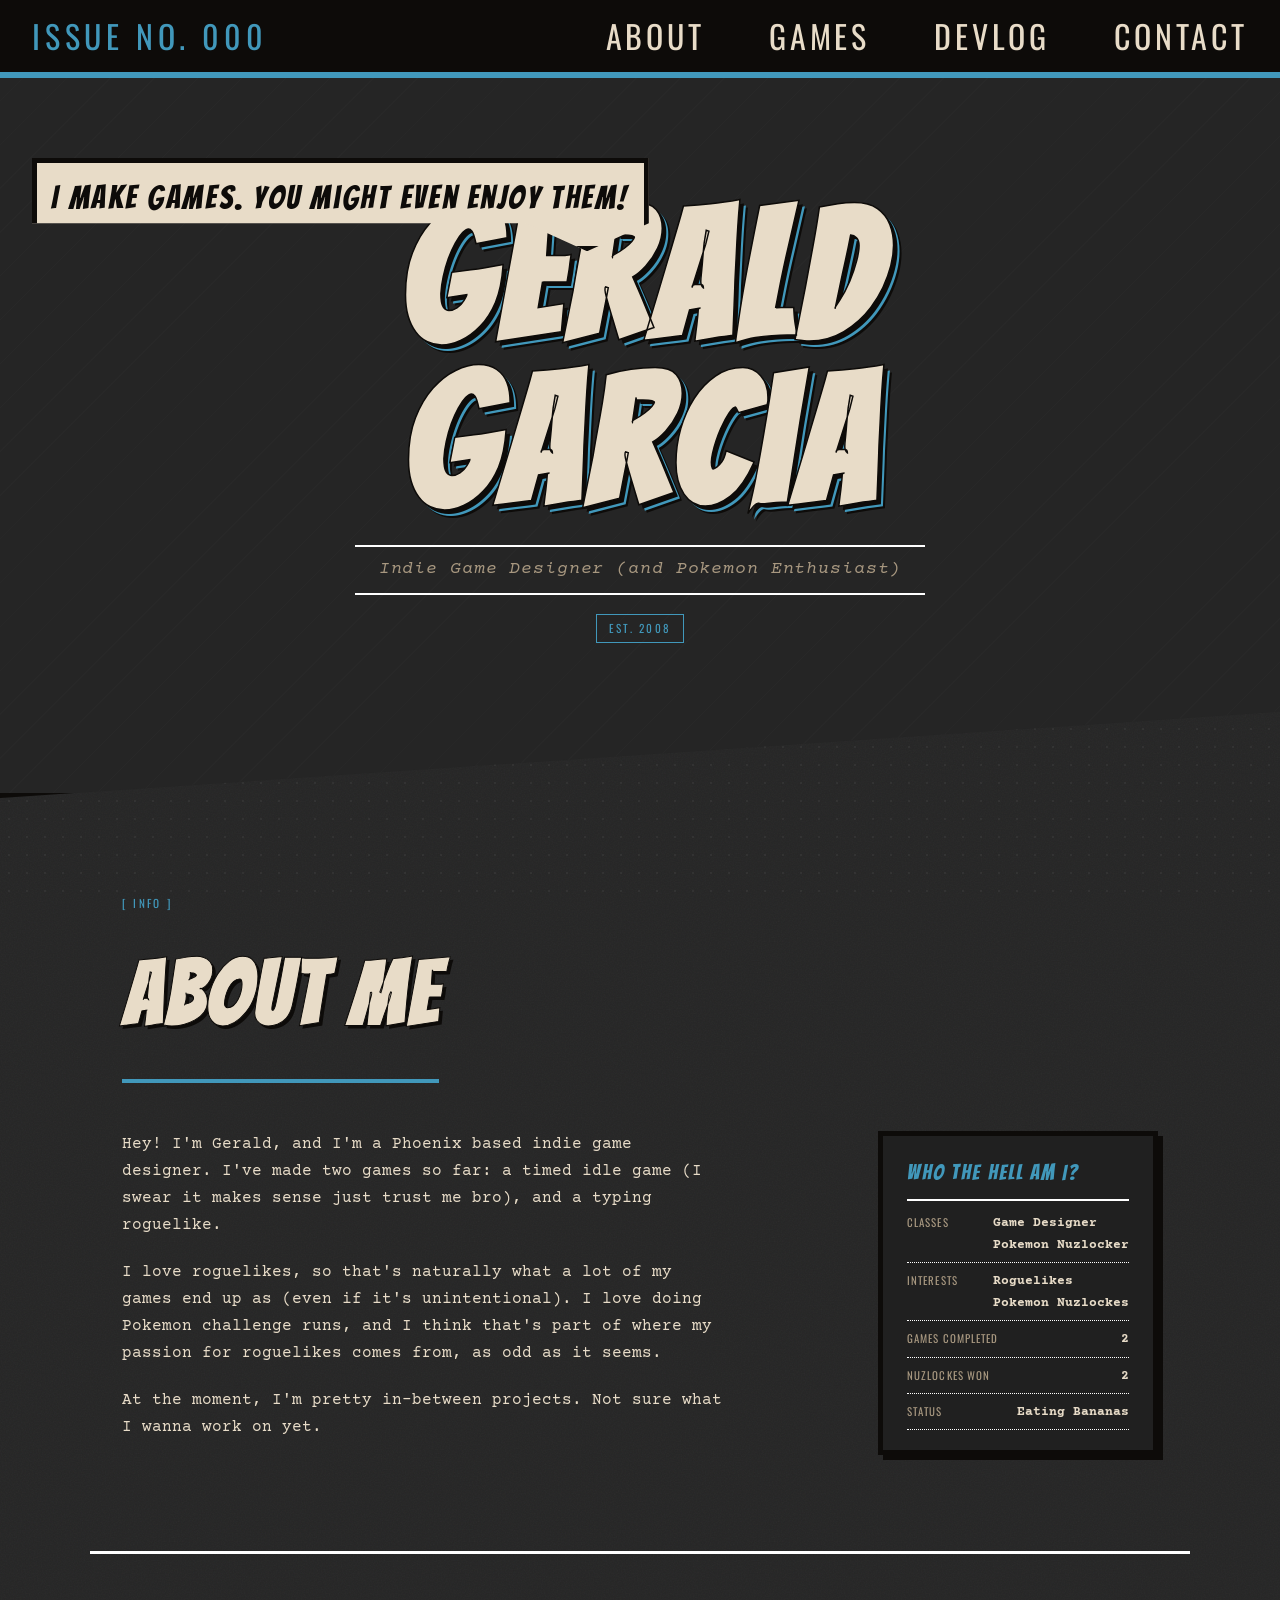
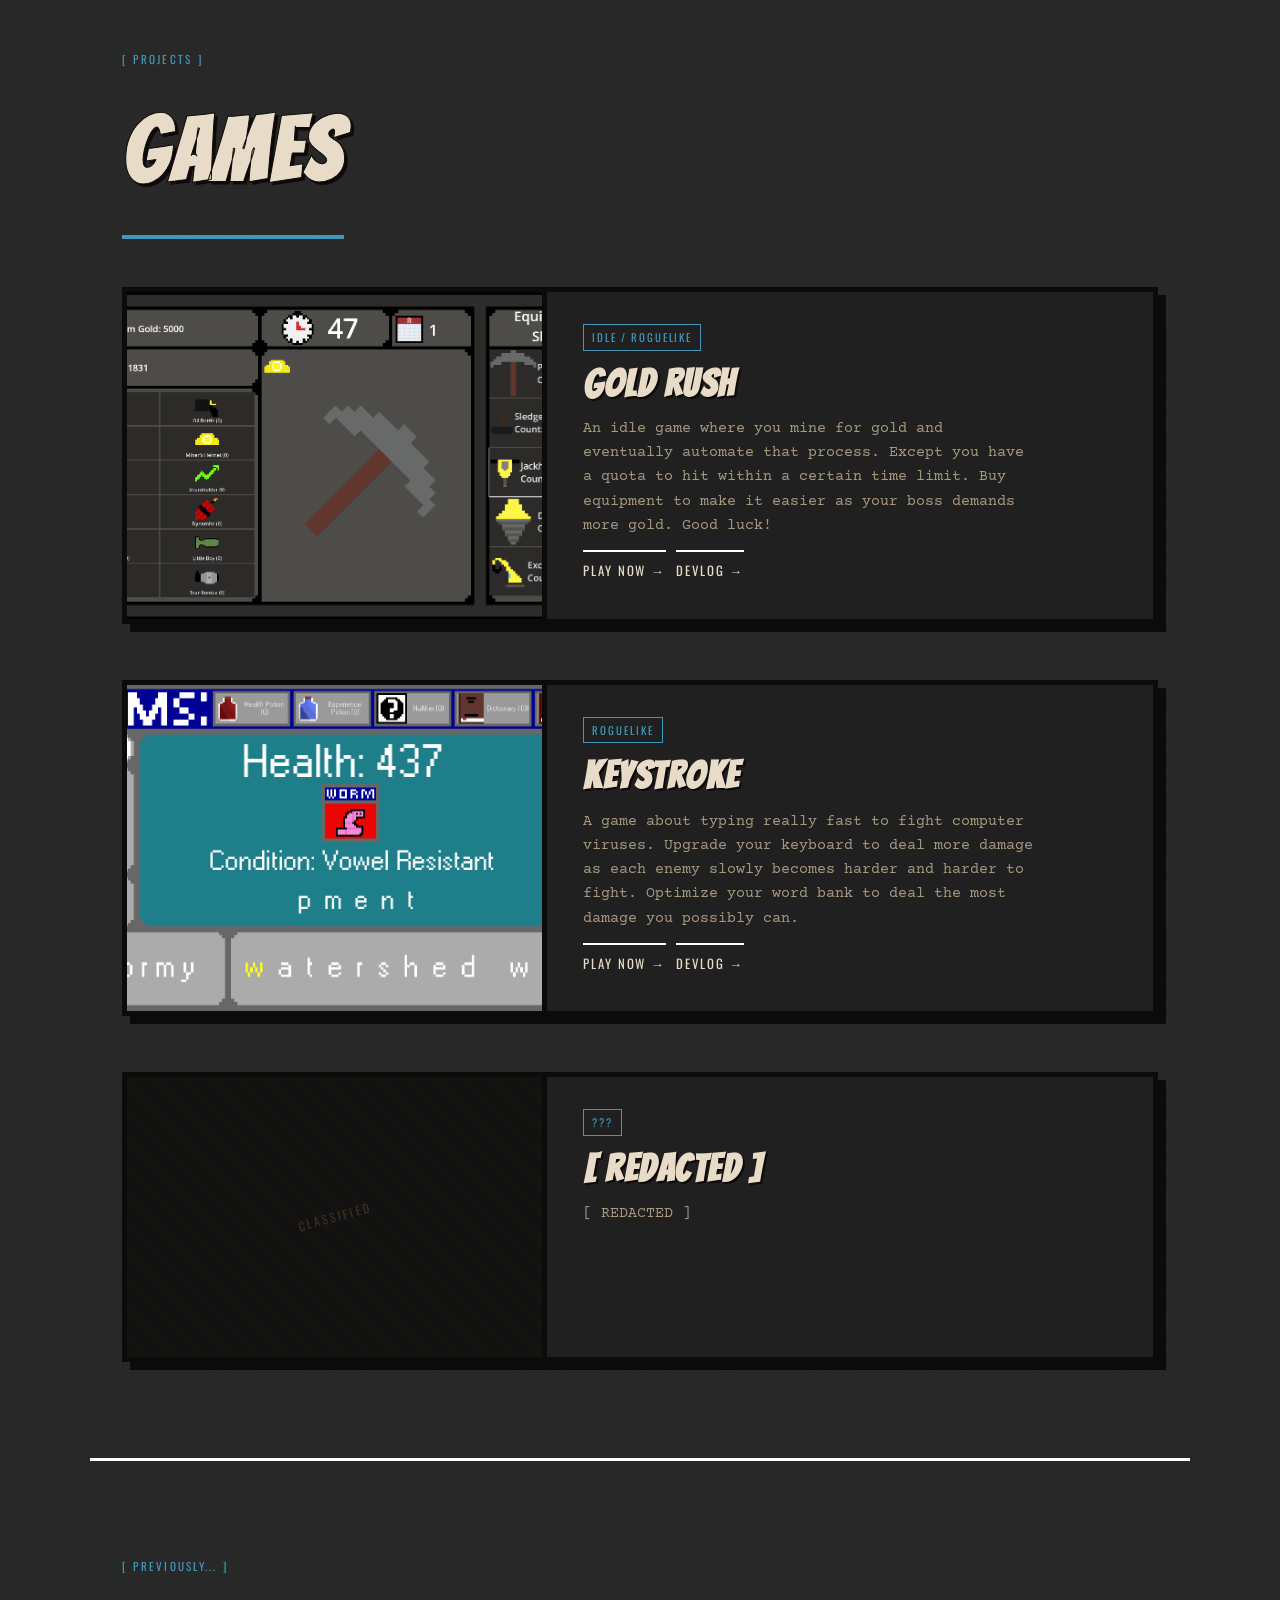
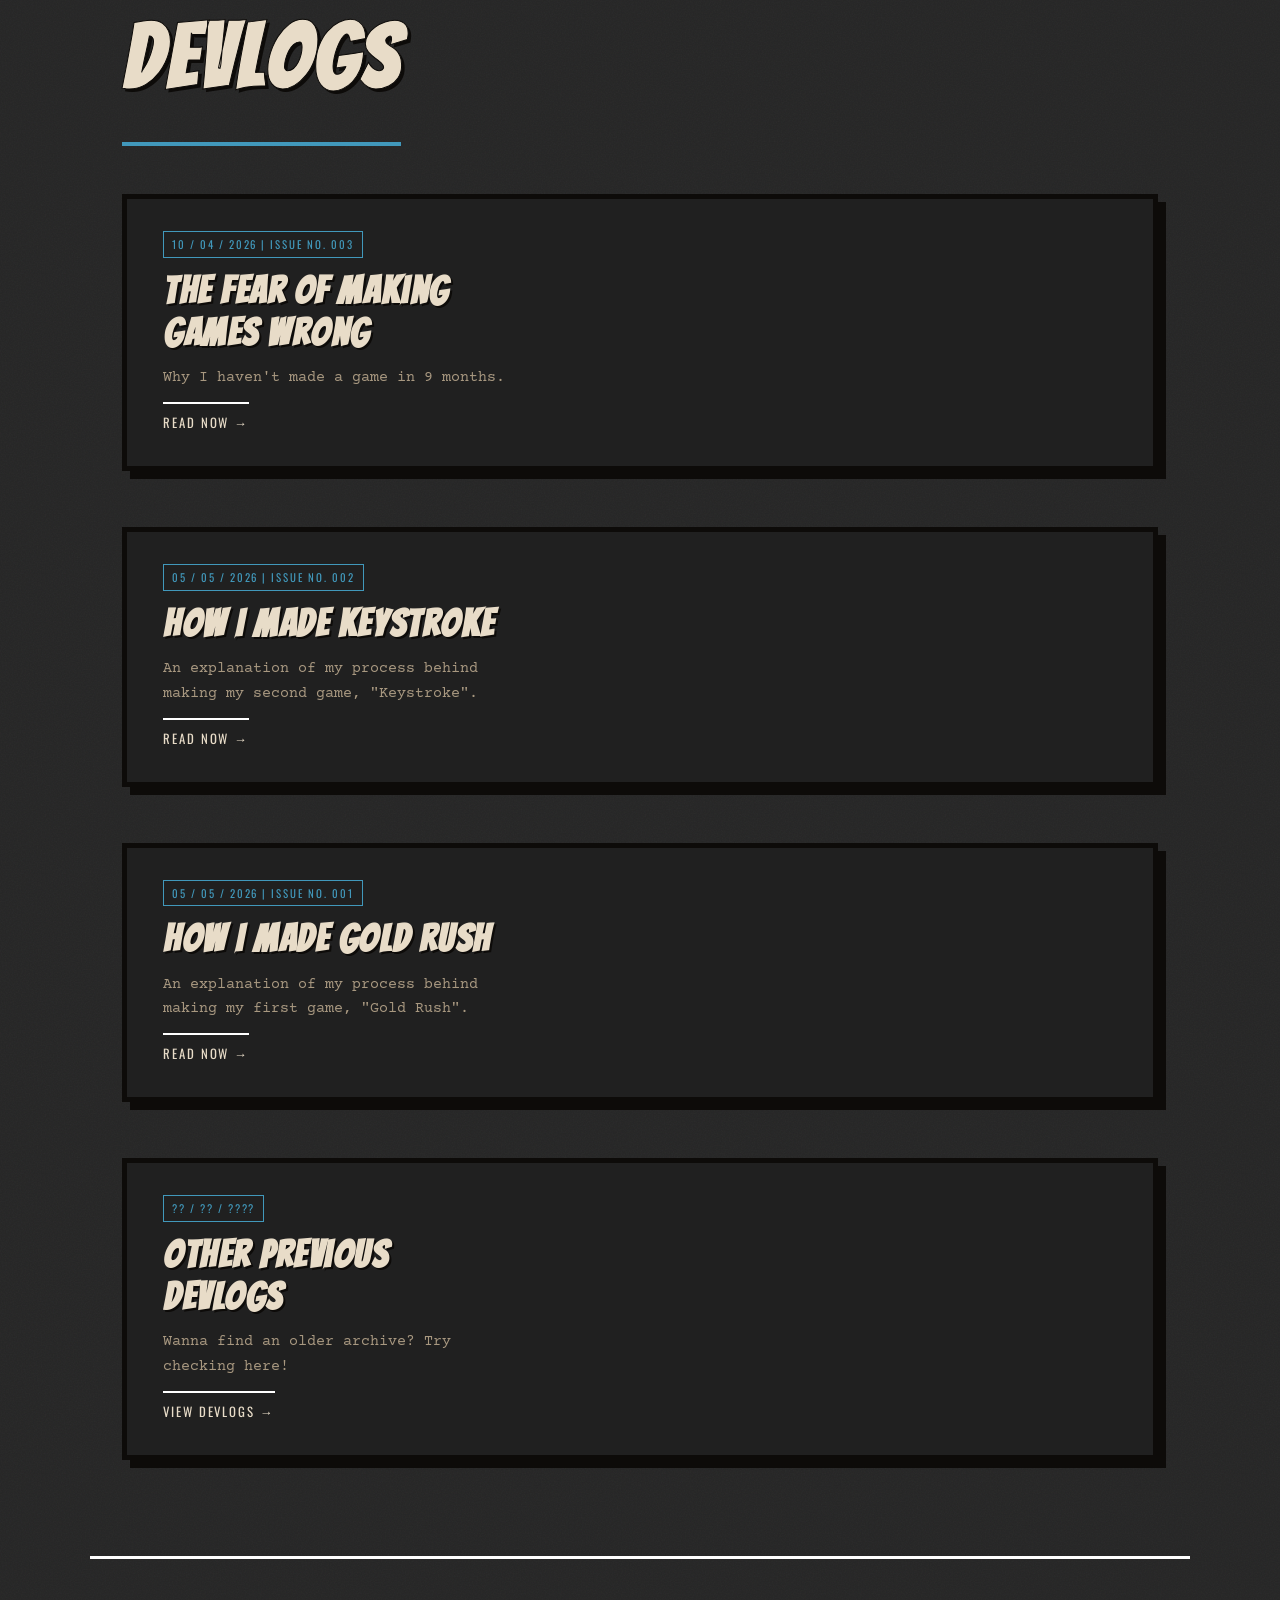
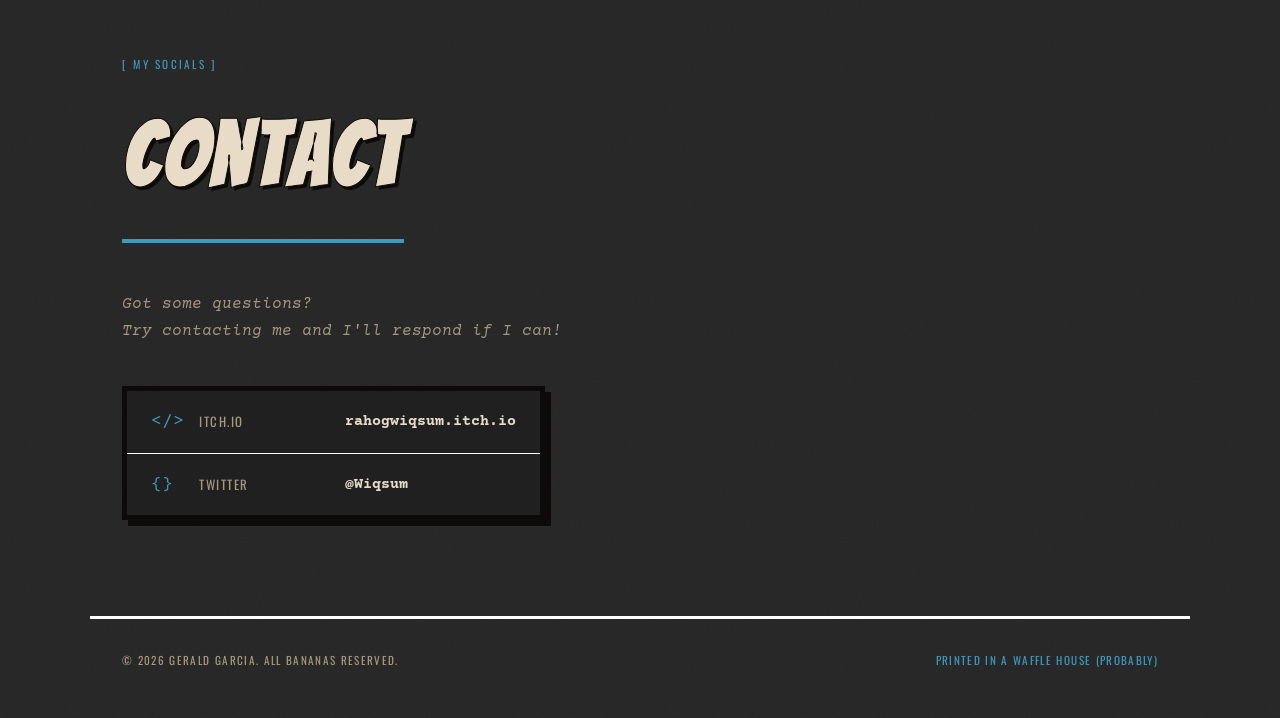
<file: index.html>
<!DOCTYPE html>
<html lang="en">
<head>
  <meta charset="UTF-8" />
  <meta name="viewport" content="width=device-width, initial-scale=1.0" />

  <title>Gerald's Game Design Portfolio</title>

  <link rel="preconnect" href="https://fonts.googleapis.com" />
  <link rel="preconnect" href="https://fonts.gstatic.com" crossorigin />
  <link href="https://fonts.googleapis.com/css2?family=Bangers&family=Courier+Prime:ital,wght@0,400;0,700;1,400&family=Oswald:wght@700&display=swap" rel="stylesheet" />

  <link rel="stylesheet" href="style.css" />
</head>
<body>

  <div class="halftone-overlay" aria-hidden="true"></div>

  <nav class="navbar">
    <!-- top bar -->
    <div class="nav-issue-tag">ISSUE NO. 000</div>
    <ul class="nav-links">
      <li><a href="#about">About</a></li>
      <li><a href="#games">Games</a></li>
      <li><a href="#devlog">Devlog</a></li>
      <li><a href="#contact">Contact</a></li>
    </ul>
  </nav>

  <!-- Speech bubble -->
  <header class="hero" id="top">
    <div class="speech-bubble" aria-hidden="true">
      <p>I make games. You might even enjoy them!</p>
    </div>

    <div class="hero-inner">
      <h1 class="hero-name">Gerald<br/>Garcia</h1>
      <p class="hero-tagline">Indie Game Designer (and Pokemon Enthusiast)</p>
      <div class="hero-badge">EST. 2008</div>
    </div>
  </header>

  <!-- About -->
  <section class="section about-section" id="about">
    <div class="section-label">[ INFO ]</div>
    <h2 class="section-title">About Me</h2>

    <div class="about-layout">
      <div class="about-text">
        <p>Hey! I'm Gerald, and I'm a Phoenix based indie game designer. I've made two games so far: a timed idle game (I swear it makes sense just trust me bro), and a typing roguelike. </p>
        <p>I love roguelikes, so that's naturally what a lot of my games end up as (even if it's unintentional). I love doing Pokemon challenge runs, and I think that's part of where my passion for roguelikes comes from, as odd as it seems.</p>
        <p>At the moment, I'm pretty in-between projects. Not sure what I wanna work on yet.</p>
      </div>

      <aside class="stat-block">
        <div class="stat-block-title">WHO THE HELL AM I?</div>
        <ul>
          <li><span class="stat-label">Classes</span><span class="stat-val">Game Designer <br> Pokemon Nuzlocker</span></li>
          <li><span class="stat-label">Interests</span><span class="stat-val">Roguelikes <br> Pokemon Nuzlockes</span></li>
          <li><span class="stat-label">Games Completed</span><span class="stat-val">2</span></li>
          <li><span class="stat-label">Nuzlockes Won</span><span class="stat-val">2</span></li>
          <li><span class="stat-label">Status</span><span class="stat-val">Eating Bananas</span></li>
        </ul>
      </aside>
    </div>
  </section>

  <!-- Games -->
  <section class="section games-section" id="games">
    <div class="section-label">[ PROJECTS ]</div>
    <h2 class="section-title">Games</h2>

    <div class="games-list">

      <!-- Gold Rush -->
      <article class="game-panel">
        <div class="game-screenshot">
          <img src="Game Screenshots/Gold Rush Screenshot.png"> <!--Delete if you don't want a screenshot-->
        </div>
        <div class="game-info">
          <div class="game-genre-tag">IDLE / ROGUELIKE</div>
          <h3 class="game-title">Gold Rush</h3>
          <p class="game-desc">An idle game where you mine for gold and eventually automate that process. Except you have a quota to hit within a certain time limit. Buy equipment to make it easier as your boss demands more gold. Good luck!</p><!-- CHANGE: desc -->
          <p><a class="game-link" href="https://rahogwiqsum.itch.io/gold-rush" target="_blank" rel="noopener">PLAY NOW →</a> <a class="game-link" href="Devlogs/Issue 001/Issue 001.html" rel="noopener">Devlog →</a></p>
        </div>
      </article>

      <!-- Keystroke -->
      <article class="game-panel">
        <div class="game-screenshot">
          <img src="Game Screenshots/Keystroke Screenshot.png">
        </div>
        <div class="game-info">
          <div class="game-genre-tag">ROGUELIKE</div>
          <h3 class="game-title">Keystroke</h3>
          <p class="game-desc">A game about typing really fast to fight computer viruses. Upgrade your keyboard to deal more damage as each enemy slowly becomes harder and harder to fight. Optimize your word bank to deal the most damage you possibly can.</p>
          <p><a class="game-link" href="https://rahogwiqsum.itch.io/keystroke" target="_blank" rel="noopener">PLAY NOW →</a> <a class="game-link" href="Devlogs/Issue 002/Issue 002.html" rel="noopener">Devlog →</a></p>
        </div>
      </article>

      <!-- GAME 3 -->
      <article class="game-panel">
        <div class="game-screenshot">
          <div class="screenshot-placeholder"><span>CLASSIFIED</span></div>
        </div>
        <div class="game-info">
          <div class="game-genre-tag">???</div>
          <h3 class="game-title">[ REDACTED ]</h3>
          <p class="game-desc">[ REDACTED ]</p>
          <a class="game-link" href="#" target="_blank" rel="noopener"></a>
        </div>
      </article>

    </div>
  </section>

  <section class="section games-section" id="devlog">
    <div class="section-label">[ Previously... ]</div>
    <h2 class="section-title">Devlogs</h2>

    <div class="games-list">

      <!-- Most recent devlog -->
      <article class="game-panel">
        <div class="game-info">
          <div class="game-genre-tag">10 / 04 / 2026 | ISSUE NO. 003</div>
          <h3 class="game-title">The Fear of Making Games Wrong</h3>
          <p class="game-desc">Why I haven't made a game in 9 months.</p>
          <a class="game-link" href="Devlogs/Issue 003/Issue 003.html" rel="noopener">Read Now →</a>
        </div>
      </article>

      <!-- 2nd most recent -->
      <article class="game-panel">
        <div class="game-info">
          <div class="game-genre-tag">05 / 05 / 2026 | ISSUE NO. 002</div>
          <h3 class="game-title">How I Made Keystroke</h3>
          <p class="game-desc">An explanation of my process behind making my second game, "Keystroke".</p>
          <a class="game-link" href="Devlogs/Issue 002/Issue 002.html" rel="noopener">Read Now →</a>
        </div>
      </article>

      <!-- 3rd most recent -->
      <article class="game-panel">
        <div class="game-info">
          <div class="game-genre-tag">05 / 05 / 2026 | ISSUE NO. 001</div>
          <h3 class="game-title">How I Made Gold Rush</h3>
          <p class="game-desc">An explanation of my process behind making my first game, "Gold Rush".</p>
          <a class="game-link" href="Devlogs/Issue 001/Issue 001.html" rel="noopener">Read Now →</a>
        </div>
      </article>

      <!--Archive of all devlogs-->
      <article class="game-panel">
        <div class="game-info">
          <div class="game-genre-tag">?? / ?? / ????</div>
          <h3 class="game-title">Other Previous Devlogs</h3>
          <p class="game-desc">Wanna find an older archive? Try checking here!</p>
          <a class="game-link" href="devlogs.html" rel="noopener">VIEW DEVLOGS →</a>
        </div>
      </article>

    </div>
  </section>

  <!-- Contact -->
  <section class="section contact-section" id="contact">
    <div class="section-label">[ MY SOCIALS ]</div>
    <h2 class="section-title">Contact</h2>
    <p class="contact-intro">Got some questions?<br/>Try contacting me and I'll respond if I can!</p>

    <div class="contact-links">
      <a class="contact-item" href="https://rahogwiqsum.itch.io/" target="_blank" rel="noopener">
        <span class="contact-icon">&lt;/&gt;</span>
        <span class="contact-platform">itch.io</span>
        <span class="contact-handle">rahogwiqsum.itch.io</span>
      </a>
      <a class="contact-item" href="https://x.com/@Wiqsum" target="_blank" rel="noopener">
        <span class="contact-icon">{}</span>
        <span class="contact-platform">Twitter</span>
        <span class="contact-handle">@Wiqsum</span>
      </a>
    </div>
  </section>

  <footer class="site-footer">
    <span>© <span id="year"></span> Gerald Garcia. All Bananas Reserved.</span>
    <span class="footer-tag">PRINTED IN A WAFFLE HOUSE (Probably)</span>
  </footer>

  <script>
    // Copyright year
    document.getElementById('year').textContent = new Date().getFullYear();
  </script>

</body>
</html>
</file>
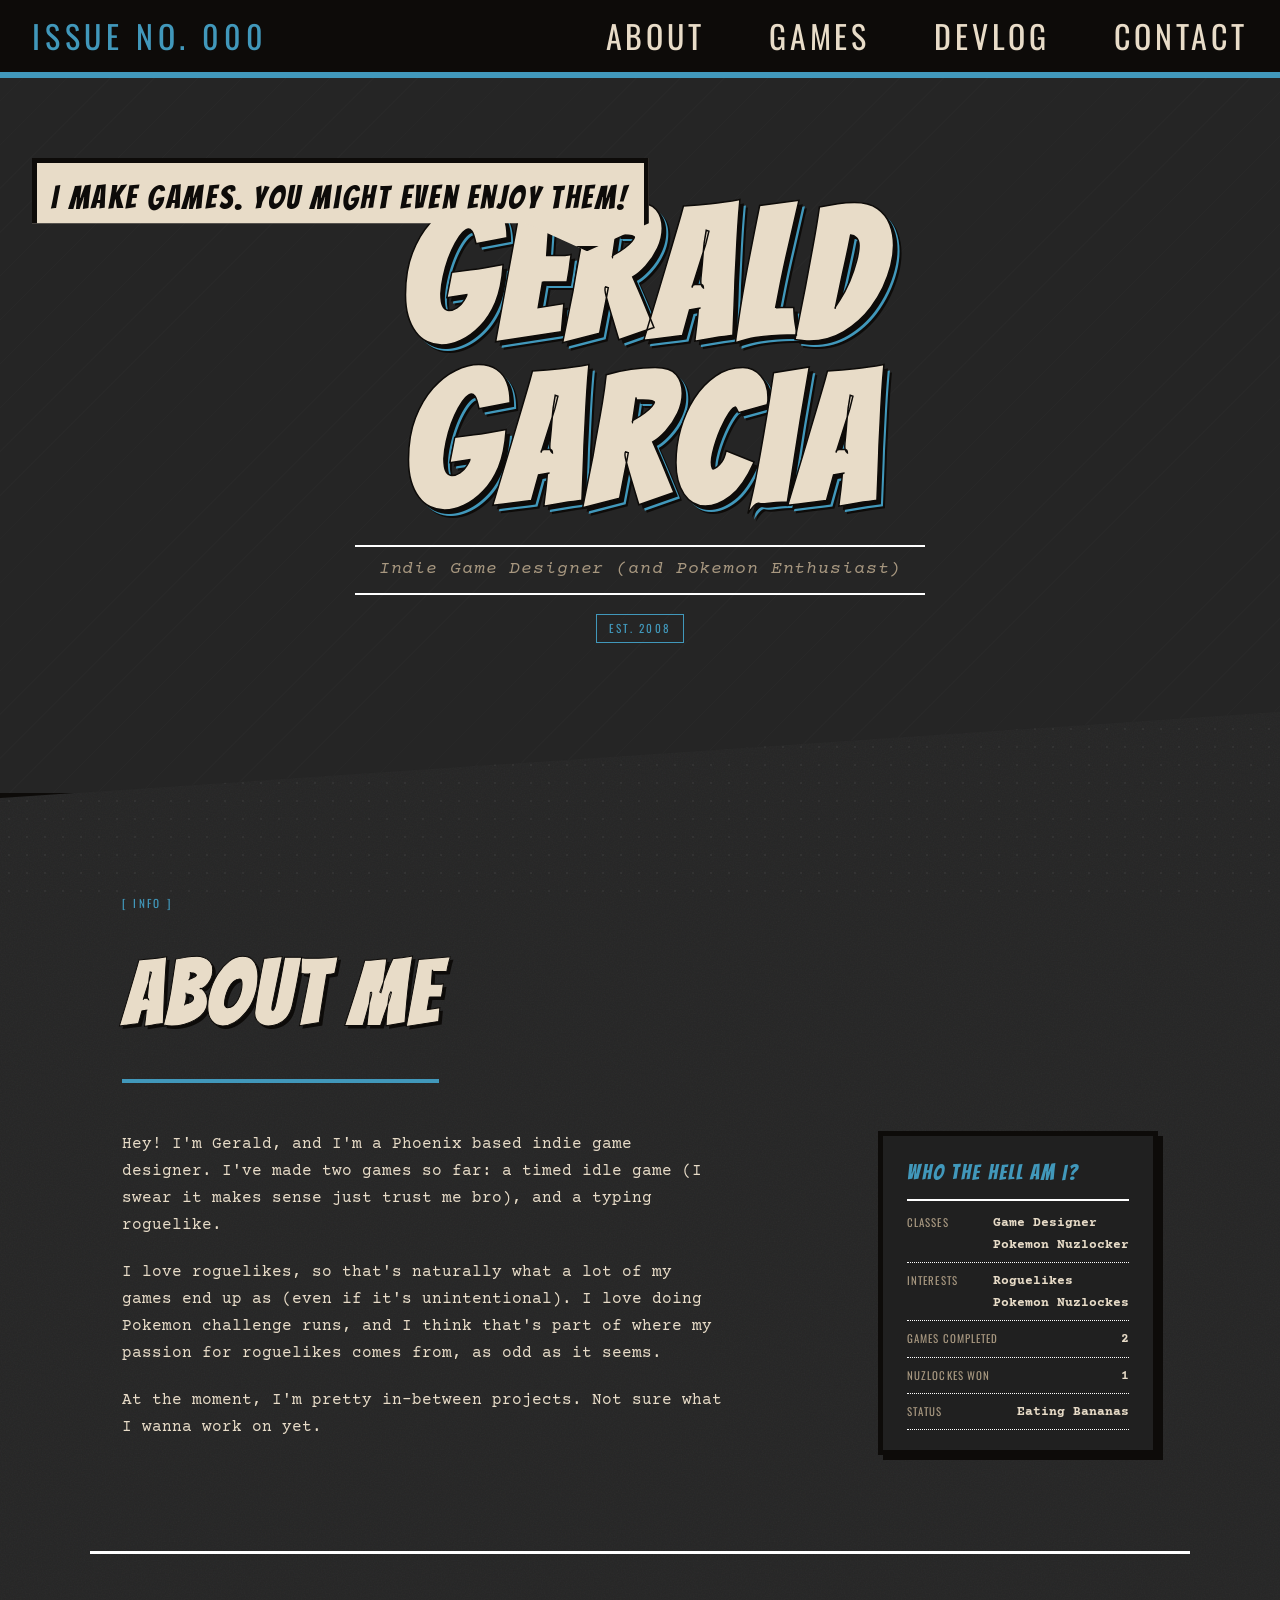
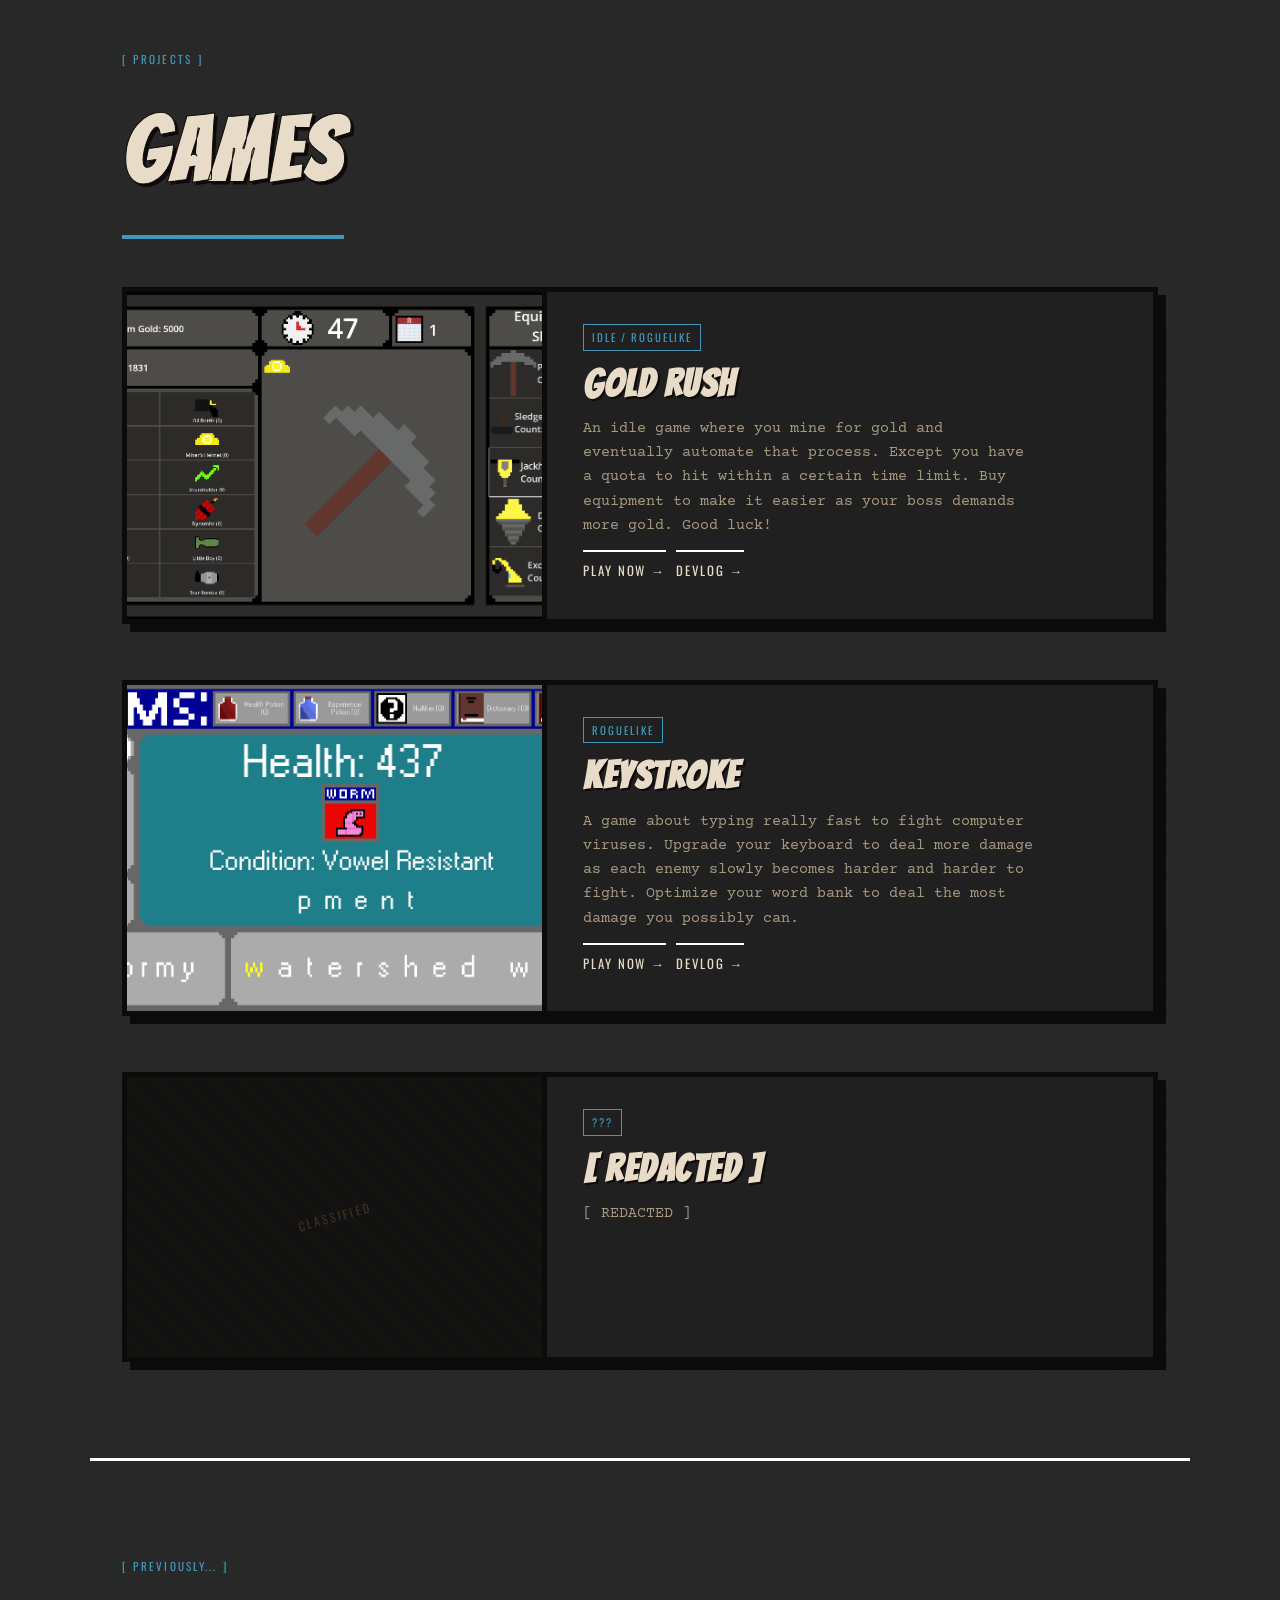
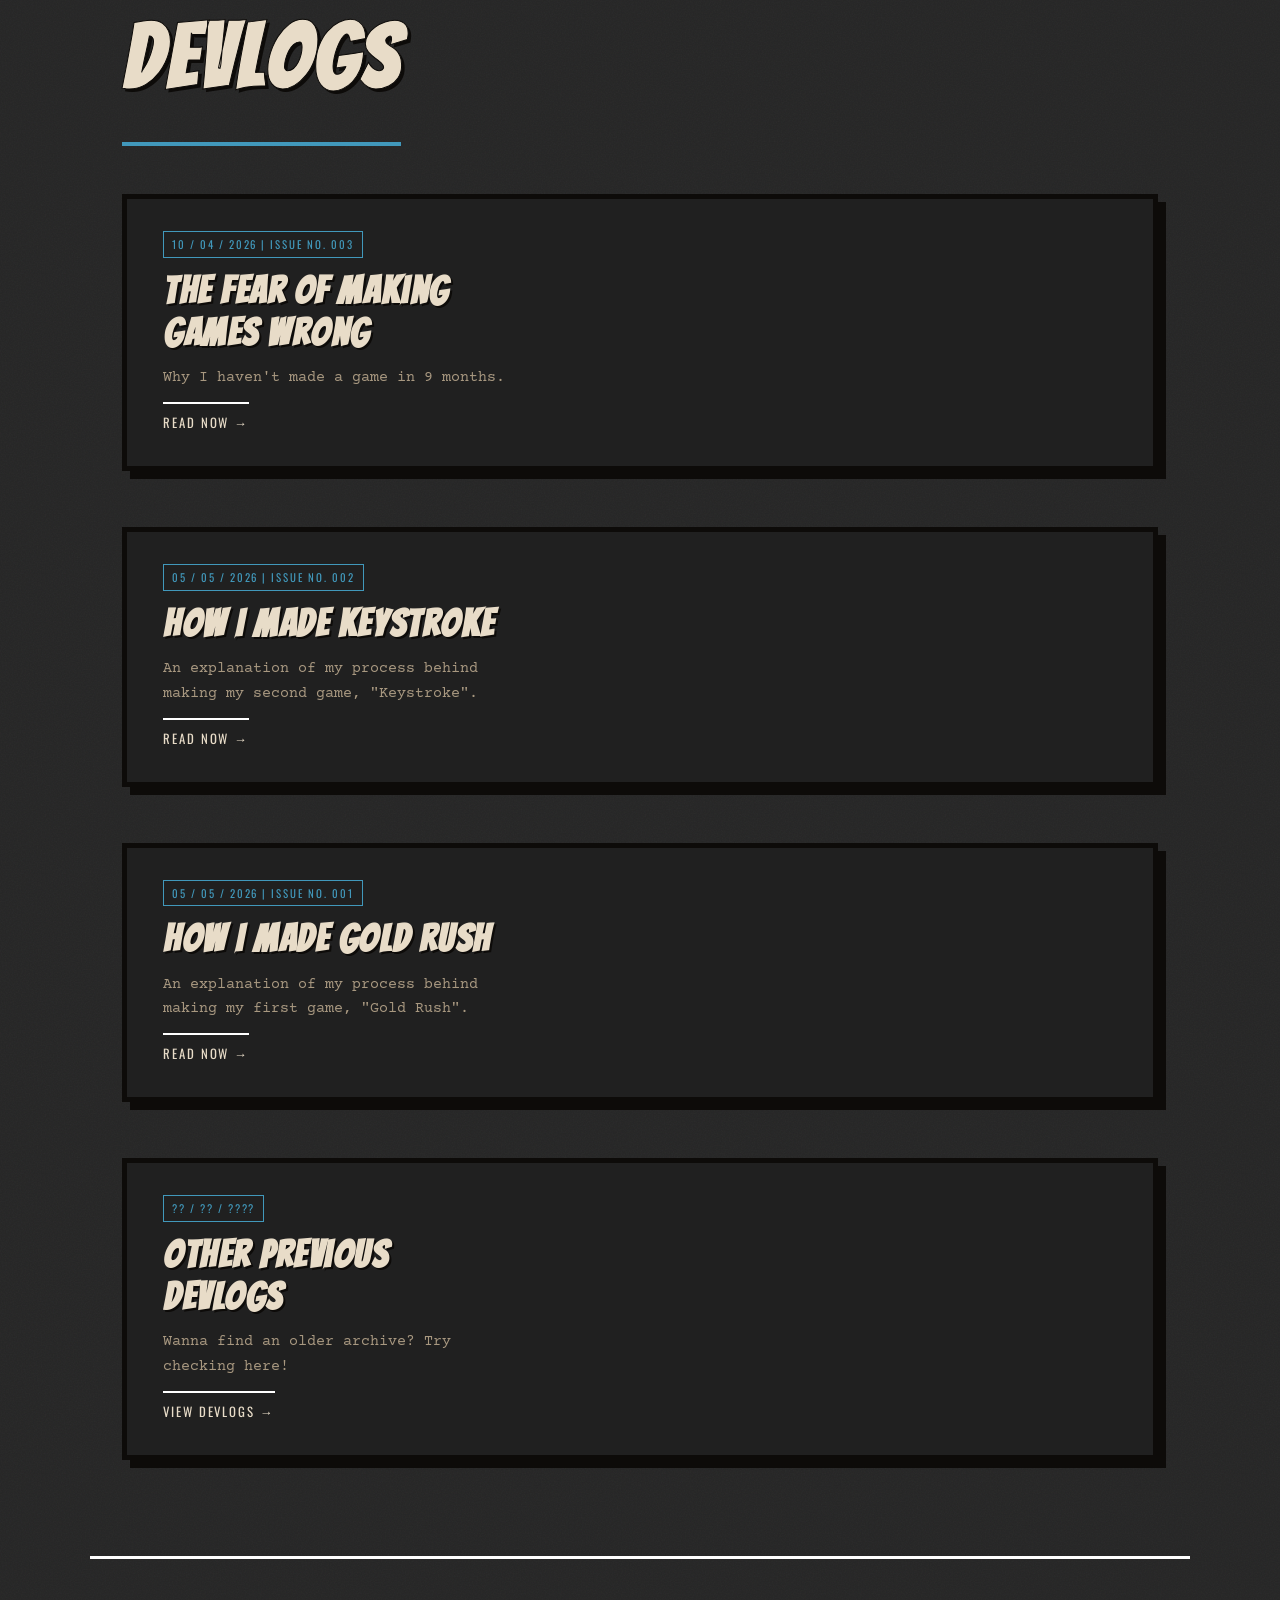
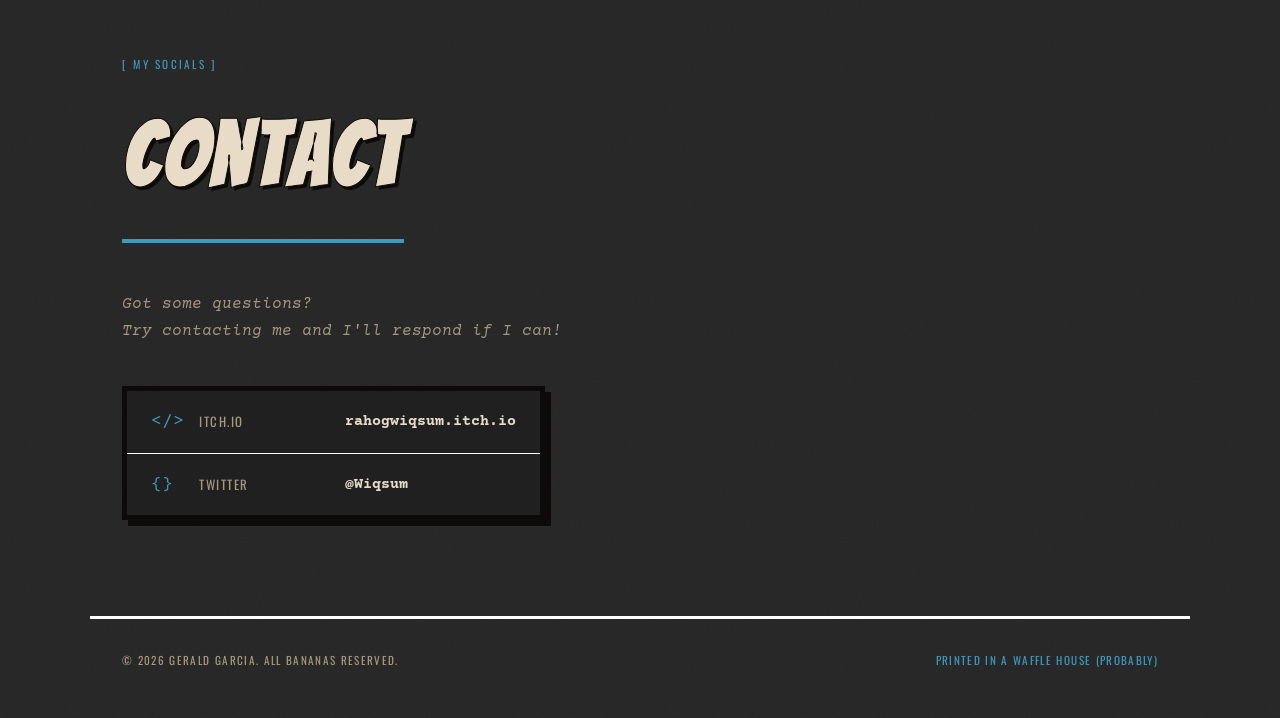
<file: Game Dev Site/index.html>
<!DOCTYPE html>
<html lang="en">
<head>
  <meta charset="UTF-8" />
  <meta name="viewport" content="width=device-width, initial-scale=1.0" />

  <title>Gerald's Game Design Portfolio</title>

  <link rel="preconnect" href="https://fonts.googleapis.com" />
  <link rel="preconnect" href="https://fonts.gstatic.com" crossorigin />
  <link href="https://fonts.googleapis.com/css2?family=Bangers&family=Courier+Prime:ital,wght@0,400;0,700;1,400&family=Oswald:wght@700&display=swap" rel="stylesheet" />

  <link rel="stylesheet" href="style.css" />
</head>
<body>

  <div class="halftone-overlay" aria-hidden="true"></div>

  <nav class="navbar">
    <!-- top bar -->
    <div class="nav-issue-tag">ISSUE NO. 000</div>
    <ul class="nav-links">
      <li><a href="#about">About</a></li>
      <li><a href="#games">Games</a></li>
      <li><a href="#devlog">Devlog</a></li>
      <li><a href="#contact">Contact</a></li>
    </ul>
  </nav>

  <!-- Speech bubble -->
  <header class="hero" id="top">
    <div class="speech-bubble" aria-hidden="true">
      <p>I make games. You might even enjoy them!</p>
    </div>

    <div class="hero-inner">
      <h1 class="hero-name">Gerald<br/>Garcia</h1>
      <p class="hero-tagline">Indie Game Designer (and Pokemon Enthusiast)</p>
      <div class="hero-badge">EST. 2008</div>
    </div>
  </header>

  <!-- About -->
  <section class="section about-section" id="about">
    <div class="section-label">[ INFO ]</div>
    <h2 class="section-title">About Me</h2>

    <div class="about-layout">
      <div class="about-text">
        <p>Hey! I'm Gerald, and I'm a Phoenix based indie game designer. I've made two games so far: a timed idle game (I swear it makes sense just trust me bro), and a typing roguelike. </p>
        <p>I love roguelikes, so that's naturally what a lot of my games end up as (even if it's unintentional). I love doing Pokemon challenge runs, and I think that's part of where my passion for roguelikes comes from, as odd as it seems.</p>
        <p>At the moment, I'm pretty in-between projects. Not sure what I wanna work on yet.</p>
      </div>

      <aside class="stat-block">
        <div class="stat-block-title">WHO THE HELL AM I?</div>
        <ul>
          <li><span class="stat-label">Classes</span><span class="stat-val">Game Designer <br> Pokemon Nuzlocker</span></li>
          <li><span class="stat-label">Interests</span><span class="stat-val">Roguelikes <br> Pokemon Nuzlockes</span></li>
          <li><span class="stat-label">Games Completed</span><span class="stat-val">2</span></li>
          <li><span class="stat-label">Nuzlockes Won</span><span class="stat-val">1</span></li>
          <li><span class="stat-label">Status</span><span class="stat-val">Eating Bananas</span></li>
        </ul>
      </aside>
    </div>
  </section>

  <!-- Games -->
  <section class="section games-section" id="games">
    <div class="section-label">[ PROJECTS ]</div>
    <h2 class="section-title">Games</h2>

    <div class="games-list">

      <!-- Gold Rush -->
      <article class="game-panel">
        <div class="game-screenshot">
          <img src="Game Screenshots/Gold Rush Screenshot.png"> <!--Delete if you don't want a screenshot-->
        </div>
        <div class="game-info">
          <div class="game-genre-tag">IDLE / ROGUELIKE</div>
          <h3 class="game-title">Gold Rush</h3>
          <p class="game-desc">An idle game where you mine for gold and eventually automate that process. Except you have a quota to hit within a certain time limit. Buy equipment to make it easier as your boss demands more gold. Good luck!</p><!-- CHANGE: desc -->
          <p><a class="game-link" href="https://rahogwiqsum.itch.io/gold-rush" target="_blank" rel="noopener">PLAY NOW →</a> <a class="game-link" href="Devlogs/Issue 001/Issue 001.html" rel="noopener">Devlog →</a></p>
        </div>
      </article>

      <!-- Keystroke -->
      <article class="game-panel">
        <div class="game-screenshot">
          <img src="Game Screenshots/Keystroke Screenshot.png">
        </div>
        <div class="game-info">
          <div class="game-genre-tag">ROGUELIKE</div>
          <h3 class="game-title">Keystroke</h3>
          <p class="game-desc">A game about typing really fast to fight computer viruses. Upgrade your keyboard to deal more damage as each enemy slowly becomes harder and harder to fight. Optimize your word bank to deal the most damage you possibly can.</p>
          <p><a class="game-link" href="https://rahogwiqsum.itch.io/keystroke" target="_blank" rel="noopener">PLAY NOW →</a> <a class="game-link" href="Devlogs/Issue 002/Issue 002.html" rel="noopener">Devlog →</a></p>
        </div>
      </article>

      <!-- GAME 3 -->
      <article class="game-panel">
        <div class="game-screenshot">
          <div class="screenshot-placeholder"><span>CLASSIFIED</span></div>
        </div>
        <div class="game-info">
          <div class="game-genre-tag">???</div>
          <h3 class="game-title">[ REDACTED ]</h3>
          <p class="game-desc">[ REDACTED ]</p>
          <a class="game-link" href="#" target="_blank" rel="noopener"></a>
        </div>
      </article>

    </div>
  </section>

  <section class="section games-section" id="devlog">
    <div class="section-label">[ Previously... ]</div>
    <h2 class="section-title">Devlogs</h2>

    <div class="games-list">

      <!-- Most recent devlog -->
      <article class="game-panel">
        <div class="game-info">
          <div class="game-genre-tag">10 / 04 / 2026 | ISSUE NO. 003</div>
          <h3 class="game-title">The Fear of Making Games Wrong</h3>
          <p class="game-desc">Why I haven't made a game in 9 months.</p>
          <a class="game-link" href="Devlogs/Issue 003/Issue 003.html" rel="noopener">Read Now →</a>
        </div>
      </article>

      <!-- 2nd most recent -->
      <article class="game-panel">
        <div class="game-info">
          <div class="game-genre-tag">05 / 05 / 2026 | ISSUE NO. 002</div>
          <h3 class="game-title">How I Made Keystroke</h3>
          <p class="game-desc">An explanation of my process behind making my second game, "Keystroke".</p>
          <a class="game-link" href="Devlogs/Issue 002/Issue 002.html" rel="noopener">Read Now →</a>
        </div>
      </article>

      <!-- 3rd most recent -->
      <article class="game-panel">
        <div class="game-info">
          <div class="game-genre-tag">05 / 05 / 2026 | ISSUE NO. 001</div>
          <h3 class="game-title">How I Made Gold Rush</h3>
          <p class="game-desc">An explanation of my process behind making my first game, "Gold Rush".</p>
          <a class="game-link" href="Devlogs/Issue 001/Issue 001.html" rel="noopener">Read Now →</a>
        </div>
      </article>

      <!--Archive of all devlogs-->
      <article class="game-panel">
        <div class="game-info">
          <div class="game-genre-tag">?? / ?? / ????</div>
          <h3 class="game-title">Other Previous Devlogs</h3>
          <p class="game-desc">Wanna find an older archive? Try checking here!</p>
          <a class="game-link" href="devlogs.html" rel="noopener">VIEW DEVLOGS →</a>
        </div>
      </article>

    </div>
  </section>

  <!-- Contact -->
  <section class="section contact-section" id="contact">
    <div class="section-label">[ MY SOCIALS ]</div>
    <h2 class="section-title">Contact</h2>
    <p class="contact-intro">Got some questions?<br/>Try contacting me and I'll respond if I can!</p>

    <div class="contact-links">
      <a class="contact-item" href="https://rahogwiqsum.itch.io/" target="_blank" rel="noopener">
        <span class="contact-icon">&lt;/&gt;</span>
        <span class="contact-platform">itch.io</span>
        <span class="contact-handle">rahogwiqsum.itch.io</span>
      </a>
      <a class="contact-item" href="https://x.com/@Wiqsum" target="_blank" rel="noopener">
        <span class="contact-icon">{}</span>
        <span class="contact-platform">Twitter</span>
        <span class="contact-handle">@Wiqsum</span>
      </a>
    </div>
  </section>

  <footer class="site-footer">
    <span>© <span id="year"></span> Gerald Garcia. All Bananas Reserved.</span>
    <span class="footer-tag">PRINTED IN A WAFFLE HOUSE (Probably)</span>
  </footer>

  <script>
    // Copyright year
    document.getElementById('year').textContent = new Date().getFullYear();
  </script>

</body>
</html>
</file>
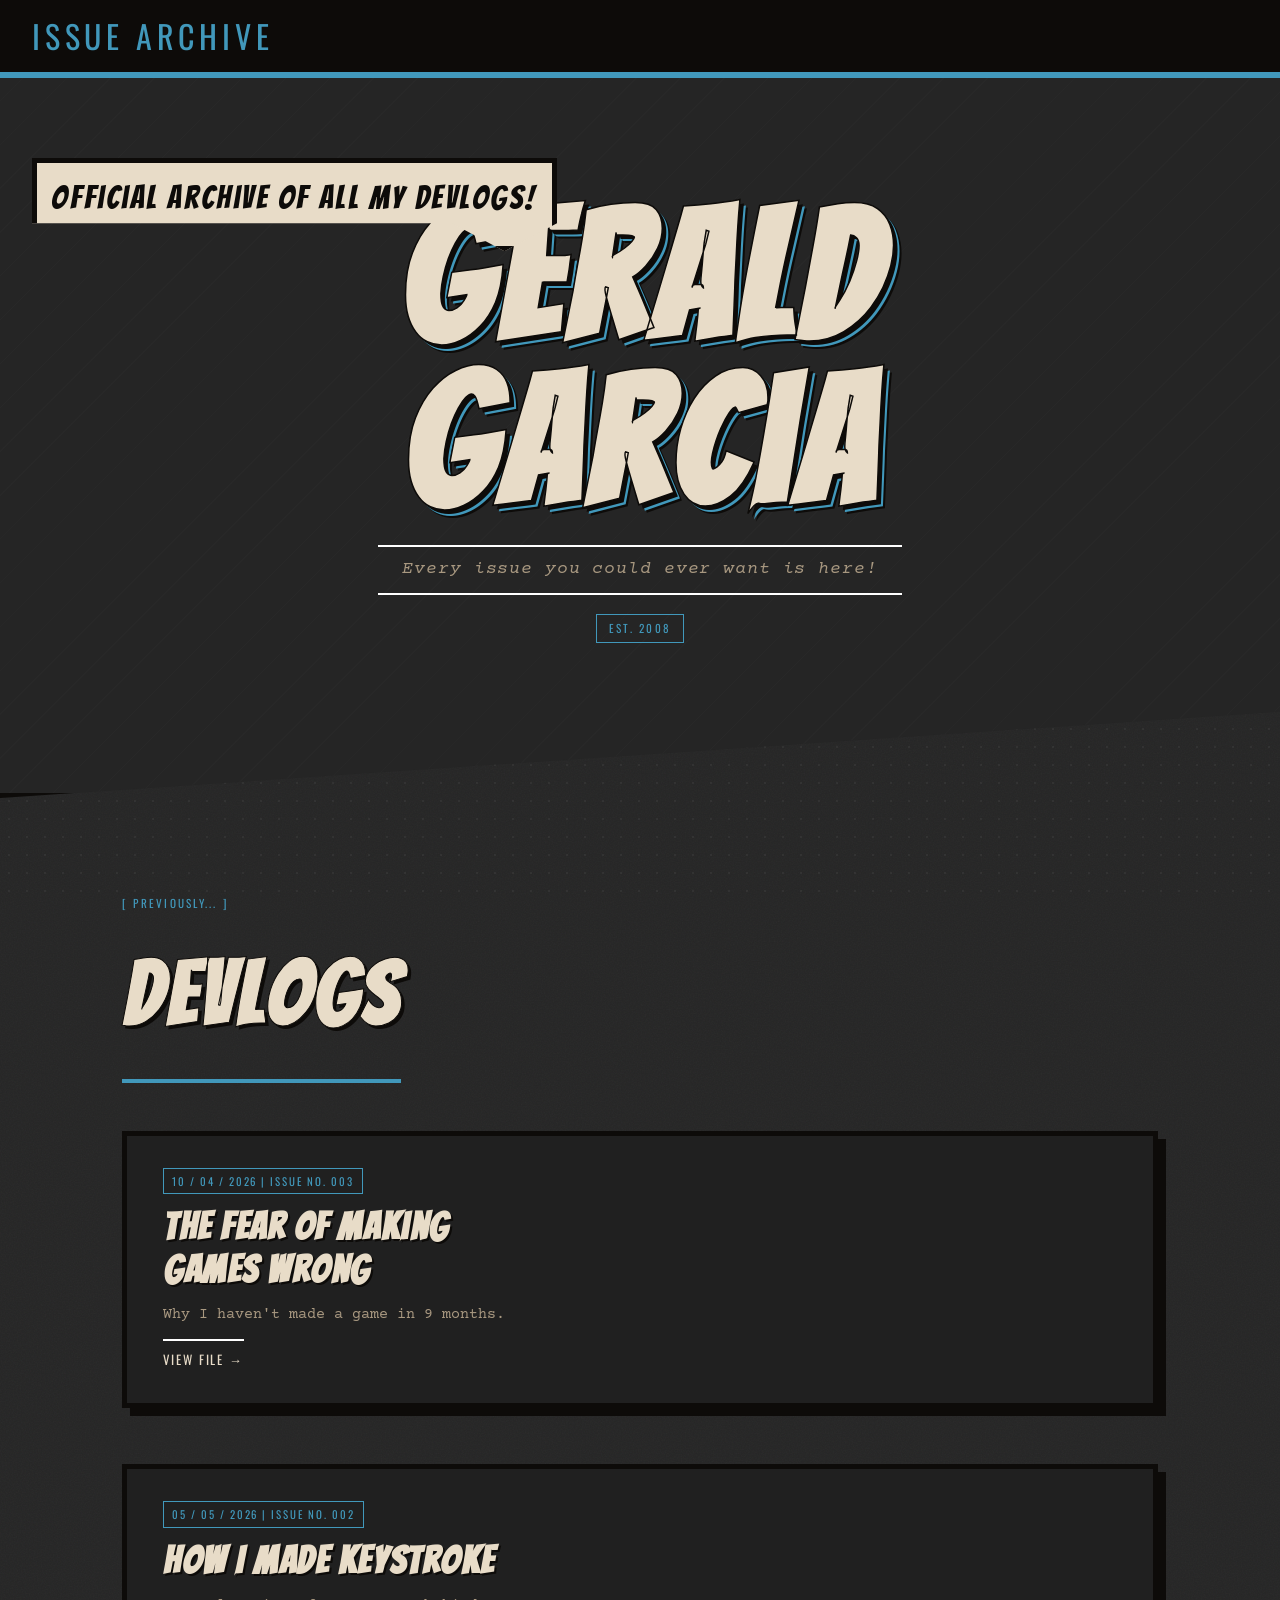
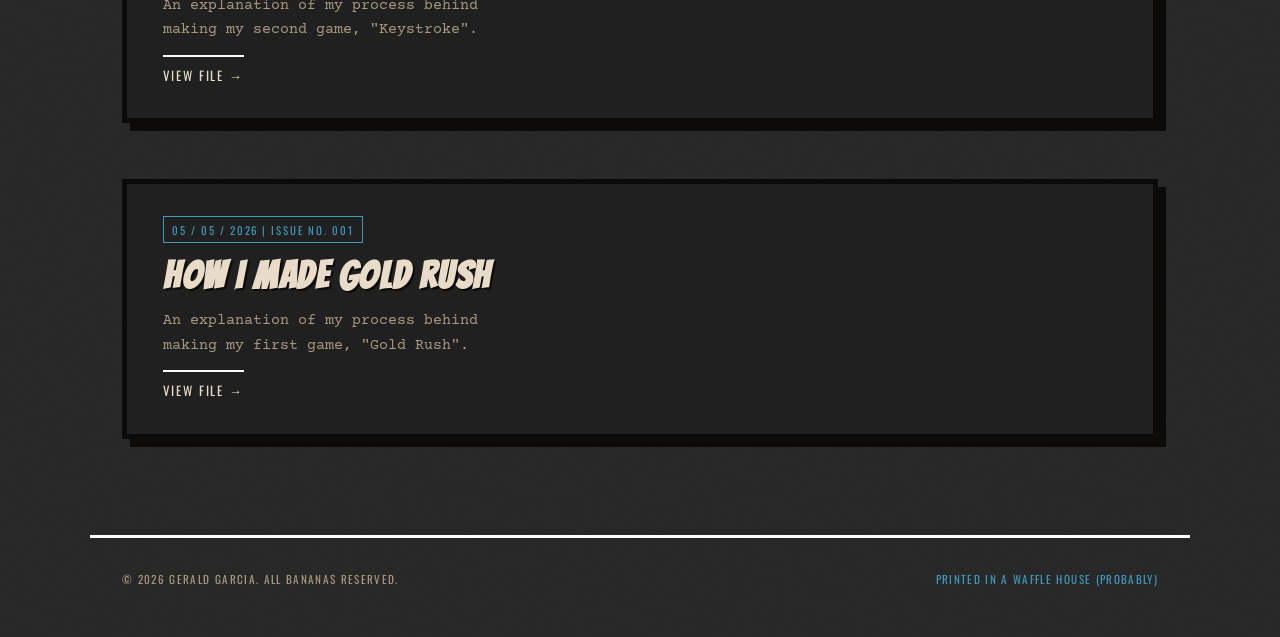
<file: devlogs.html>
<!DOCTYPE html>
<html lang="en">
<head>
  <meta charset="UTF-8" />
  <meta name="viewport" content="width=device-width, initial-scale=1.0" />

  <!-- ============================================================
    PAGE TITLE — replace "Rahog Wiqsum" with your real name when ready
  ============================================================ -->
  <title>Gerald's Game Design Portfolio</title>

  <!-- Google Fonts loaded here. If you change fonts in style.css,
       update this URL too. Use fonts.google.com to build a new URL. -->
  <link rel="preconnect" href="https://fonts.googleapis.com" />
  <link rel="preconnect" href="https://fonts.gstatic.com" crossorigin />
  <link href="https://fonts.googleapis.com/css2?family=Bangers&family=Courier+Prime:ital,wght@0,400;0,700;1,400&family=Oswald:wght@700&display=swap" rel="stylesheet" />

  <!-- ALL styles live in style.css — this is the only style reference -->
  <link rel="stylesheet" href="style.css" />
</head>
<body>

  <!-- Halftone dot texture overlay — purely decorative, ignore this -->
  <div class="halftone-overlay" aria-hidden="true"></div>

  <!-- ============================================================
    NAV — edit link text and href anchors here
  ============================================================ -->
  <nav class="navbar">
    <!-- CHANGE: decorative issue tag -->
    <div class="nav-issue-tag">ISSUE ARCHIVE</div>
    <ul class="nav-links">
    </ul>
  </nav>

  <!-- ============================================================
    HERO — edit speech bubble, name, tagline, badge here
  ============================================================ -->
  <header class="hero" id="top">
    <!-- CHANGE: punchy one-liner in the speech bubble -->
    <div class="speech-bubble" aria-hidden="true">
      <p>Official archive of all my devlogs!</p>
    </div>

    <div class="hero-inner">
      <!-- CHANGE: replace with your real name when ready -->
      <h1 class="hero-name">Gerald<br/>Garcia</h1>
      <!-- CHANGE: short tagline under name -->
      <p class="hero-tagline">Every issue you could ever want is here!</p>
      <!-- CHANGE: decorative badge text -->
      <div class="hero-badge">EST. 2008</div>
    </div>
  </header>

  <section class="section games-section" id="games">
    <div class="section-label">[ Previously... ]</div>
    <h2 class="section-title">Devlogs</h2>

    <div class="games-list">

      <!-- Most recent devlog -->
      <article class="game-panel">
        <div class="game-info">
          <div class="game-genre-tag">10 / 04 / 2026 | ISSUE NO. 003</div>
          <h3 class="game-title">The Fear of Making Games Wrong</h3>
          <p class="game-desc">Why I haven't made a game in 9 months.</p>
          <a class="game-link" href="Devlogs/Issue 003/Issue 003.html" rel="noopener">View File →</a>
        </div>
      </article>

      <!-- 2nd most recent devlog -->
      <article class="game-panel">
        <div class="game-info">
          <div class="game-genre-tag">05 / 05 / 2026 | ISSUE NO. 002</div>
          <h3 class="game-title">How I Made Keystroke</h3>
          <p class="game-desc">An explanation of my process behind making my second game, "Keystroke".</p>
          <a class="game-link" href="Devlogs/Issue 002/Issue 002.html" rel="noopener">View File →</a>
        </div>
      </article>

      <!-- 3rd most recent -->
      <article class="game-panel">
        <div class="game-info">
          <div class="game-genre-tag">05 / 05 / 2026 | ISSUE NO. 001</div><!-- CHANGE: genre -->
          <h3 class="game-title">How I Made Gold Rush</h3><!-- CHANGE: title -->
          <p class="game-desc">An explanation of my process behind making my first game, "Gold Rush".</p><!-- CHANGE: desc -->
          <a class="game-link" href="Devlogs/Issue 001/Issue 001.html" rel="noopener">View File →</a><!-- CHANGE: href -->
        </div>
      </article>

    </div>
  </section>

  <footer class="site-footer">
    <span>© <span id="year"></span> Gerald Garcia. All Bananas Reserved.</span>
    <span class="footer-tag">PRINTED IN A WAFFLE HOUSE (Probably)</span>
  </footer>

  <script>
    // Copyright year
    document.getElementById('year').textContent = new Date().getFullYear();
  </script>

</body>
</html>
</file>
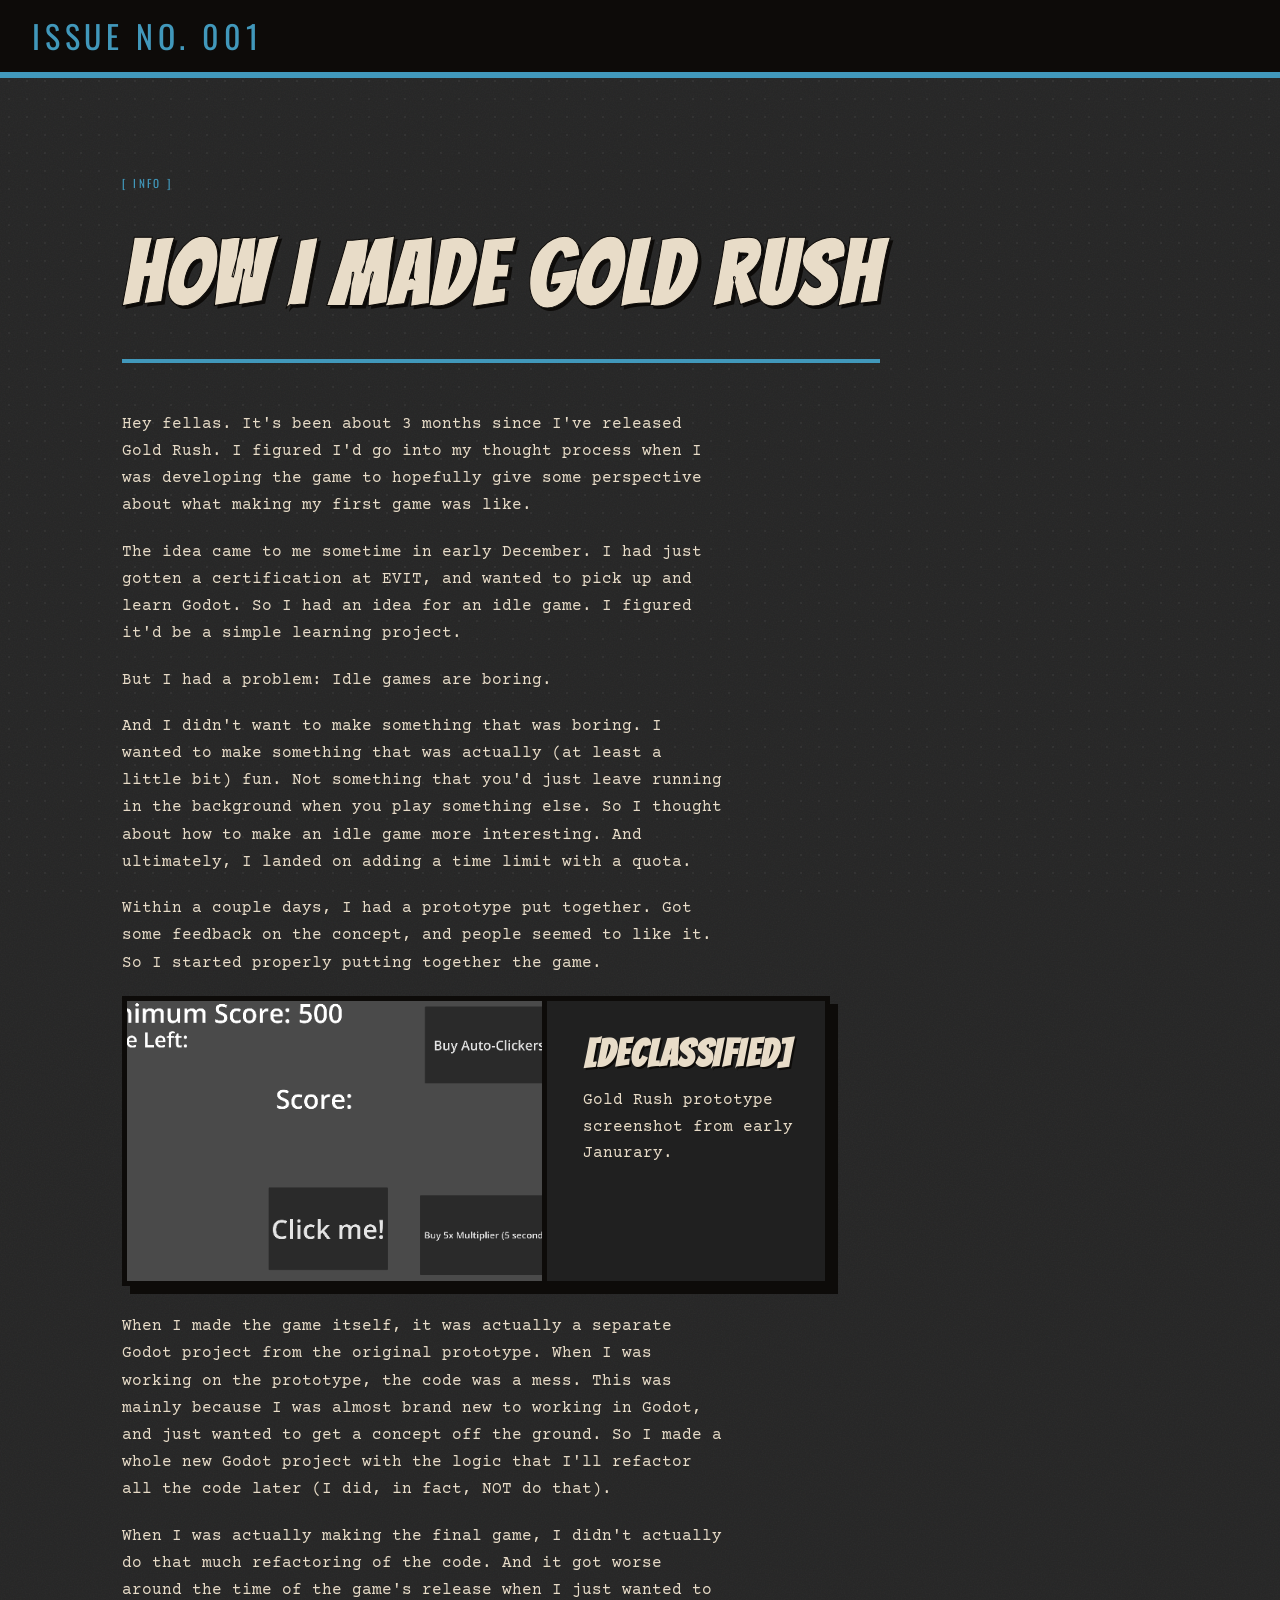
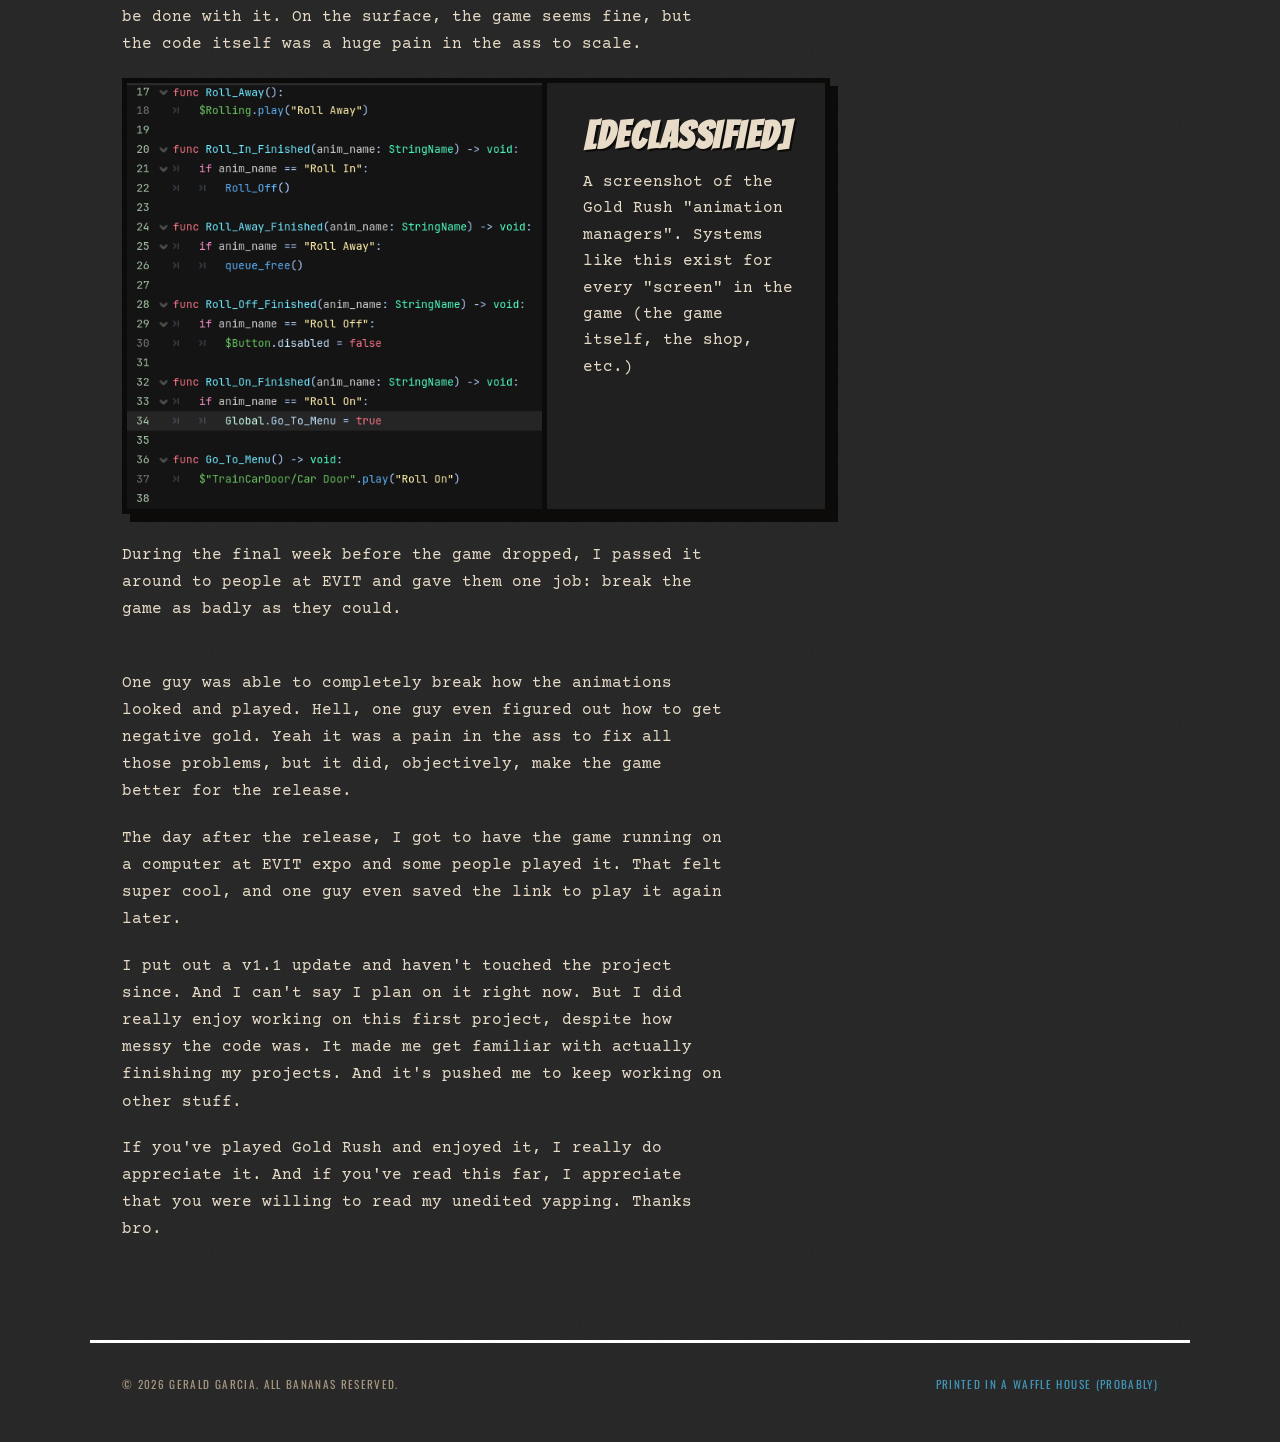
<file: Devlogs/Issue 001/Issue 001.html>
<!DOCTYPE html>
<html lang="en">
<head>
  <meta charset="UTF-8" />
  <meta name="viewport" content="width=device-width, initial-scale=1.0" />

  <!-- ============================================================
    PAGE TITLE — replace "Rahog Wiqsum" with your real name when ready
  ============================================================ -->
  <title>Gerald's Game Design Portfolio</title>

  <!-- Google Fonts loaded here. If you change fonts in style.css,
       update this URL too. Use fonts.google.com to build a new URL. -->
  <link rel="preconnect" href="https://fonts.googleapis.com" />
  <link rel="preconnect" href="https://fonts.gstatic.com" crossorigin />
  <link href="https://fonts.googleapis.com/css2?family=Bangers&family=Courier+Prime:ital,wght@0,400;0,700;1,400&family=Oswald:wght@700&display=swap" rel="stylesheet" />

  <!-- ALL styles live in style.css — this is the only style reference -->
  <link rel="stylesheet" href="../../style.css" />
</head>
<body>

  <!-- Halftone dot texture overlay — purely decorative, ignore this -->
  <div class="halftone-overlay" aria-hidden="true"></div>

  <!-- ============================================================
    NAV — edit link text and href anchors here
  ============================================================ -->
  <nav class="navbar">
    <!-- CHANGE: decorative issue tag -->
    <div class="nav-issue-tag">ISSUE NO. 001</div>
    <ul class="nav-links">
    </ul>
  </nav>
  <!-- ============================================================
    ABOUT — edit bio paragraphs and stat block values here
  ============================================================ -->
  <section class="section about-section" id="about">
    <div class="section-label">[ INFO ]</div>
    <h2 class="section-title">How I made Gold Rush</h2>

    <div class="about-layout">
      <div class="about-text">
          <p>Hey fellas. It's been about 3 months since I've released Gold Rush. I figured I'd go into my thought process when I was developing the game to hopefully give some perspective about what making my first game was like.</p>
          <p>The idea came to me sometime in early December. I had just gotten a certification at EVIT, and wanted to pick up and learn Godot. So I had an idea for an idle game. I figured it'd be a simple learning project.</p>
          <p>But I had a problem: Idle games are boring.</p>
          <p>And I didn't want to make something that was boring. I wanted to make something that was actually (at least a little bit) fun. Not something that you'd just leave running in the background when you play something else. So I thought about how to make an idle game more interesting. And ultimately, I landed on adding a time limit with a quota.</p>
          <p>Within a couple days, I had a prototype put together. Got some feedback on the concept, and people seemed to like it. So I started properly putting together the game.
          <!--Gold Rush prototype screenshot-->
        <article class="game-panel">
          <div class="game-screenshot">
            <img src="Gold Rush Prototype.png">
          </div>
          <div class="game-info">
            <h3 class="game-title">[DECLASSIFIED]</h3>
            <p class="game-desc">Gold Rush prototype screenshot from early Janurary.</p>
          </div>
        </article>
        <br>
          <p>When I made the game itself, it was actually a separate Godot project from the original prototype. When I was working on the prototype, the code was a mess. This was mainly because I was almost brand new to working in Godot, and just wanted to get a concept off the ground. So I made a whole new Godot project with the logic that I'll refactor all the code later (I did, in fact, NOT do that).</p>
          <p>When I was actually making the final game, I didn't actually do that much refactoring of the code. And it got worse around the time of the game's release when I just wanted to be done with it. On the surface, the game seems fine, but the code itself was a huge pain in the ass to scale.</p>
          <!--Gold Rush code screenshot-->
          <article class="game-panel">
          <div class="game-screenshot">
            <img src="Gold Rush Code Screenshot.png">
          </div>
          <div class="game-info">
            <h3 class="game-title">[DECLASSIFIED]</h3>
            <p class="game-desc">A screenshot of the Gold Rush "animation managers". Systems like this exist for every "screen" in the game (the game itself, the shop, etc.)</p>
          </div>
        </article>
        <br>
        <p>During the final week before the game dropped, I passed it around to people at EVIT and gave them one job: break the game as badly as they could.</p>
        <br>
        <p>One guy was able to completely break how the animations looked and played. Hell, one guy even figured out how to get negative gold. Yeah it was a pain in the ass to fix all those problems, but it did, objectively, make the game better for the release.</p>
        <p>The day after the release, I got to have the game running on a computer at EVIT expo and some people played it. That felt super cool, and one guy even saved the link to play it again later.</p>
        <p>I put out a v1.1 update and haven't touched the project since. And I can't say I plan on it right now. But I did really enjoy working on this first project, despite how messy the code was. It made me get familiar with actually finishing my projects. And it's pushed me to keep working on other stuff.</p>
        <p>If you've played Gold Rush and enjoyed it, I really do appreciate it. And if you've read this far, I appreciate that you were willing to read my unedited yapping. Thanks bro.</p>
      </div>

    </div>
  </section>

  <footer class="site-footer">
    <span>© <span id="year"></span> Gerald Garcia. All Bananas Reserved.</span>
    <span class="footer-tag">PRINTED IN A WAFFLE HOUSE (Probably)</span>
  </footer>

  <script>
    // Copyright year
    document.getElementById('year').textContent = new Date().getFullYear();
  </script>

</body>
</html>
</file>
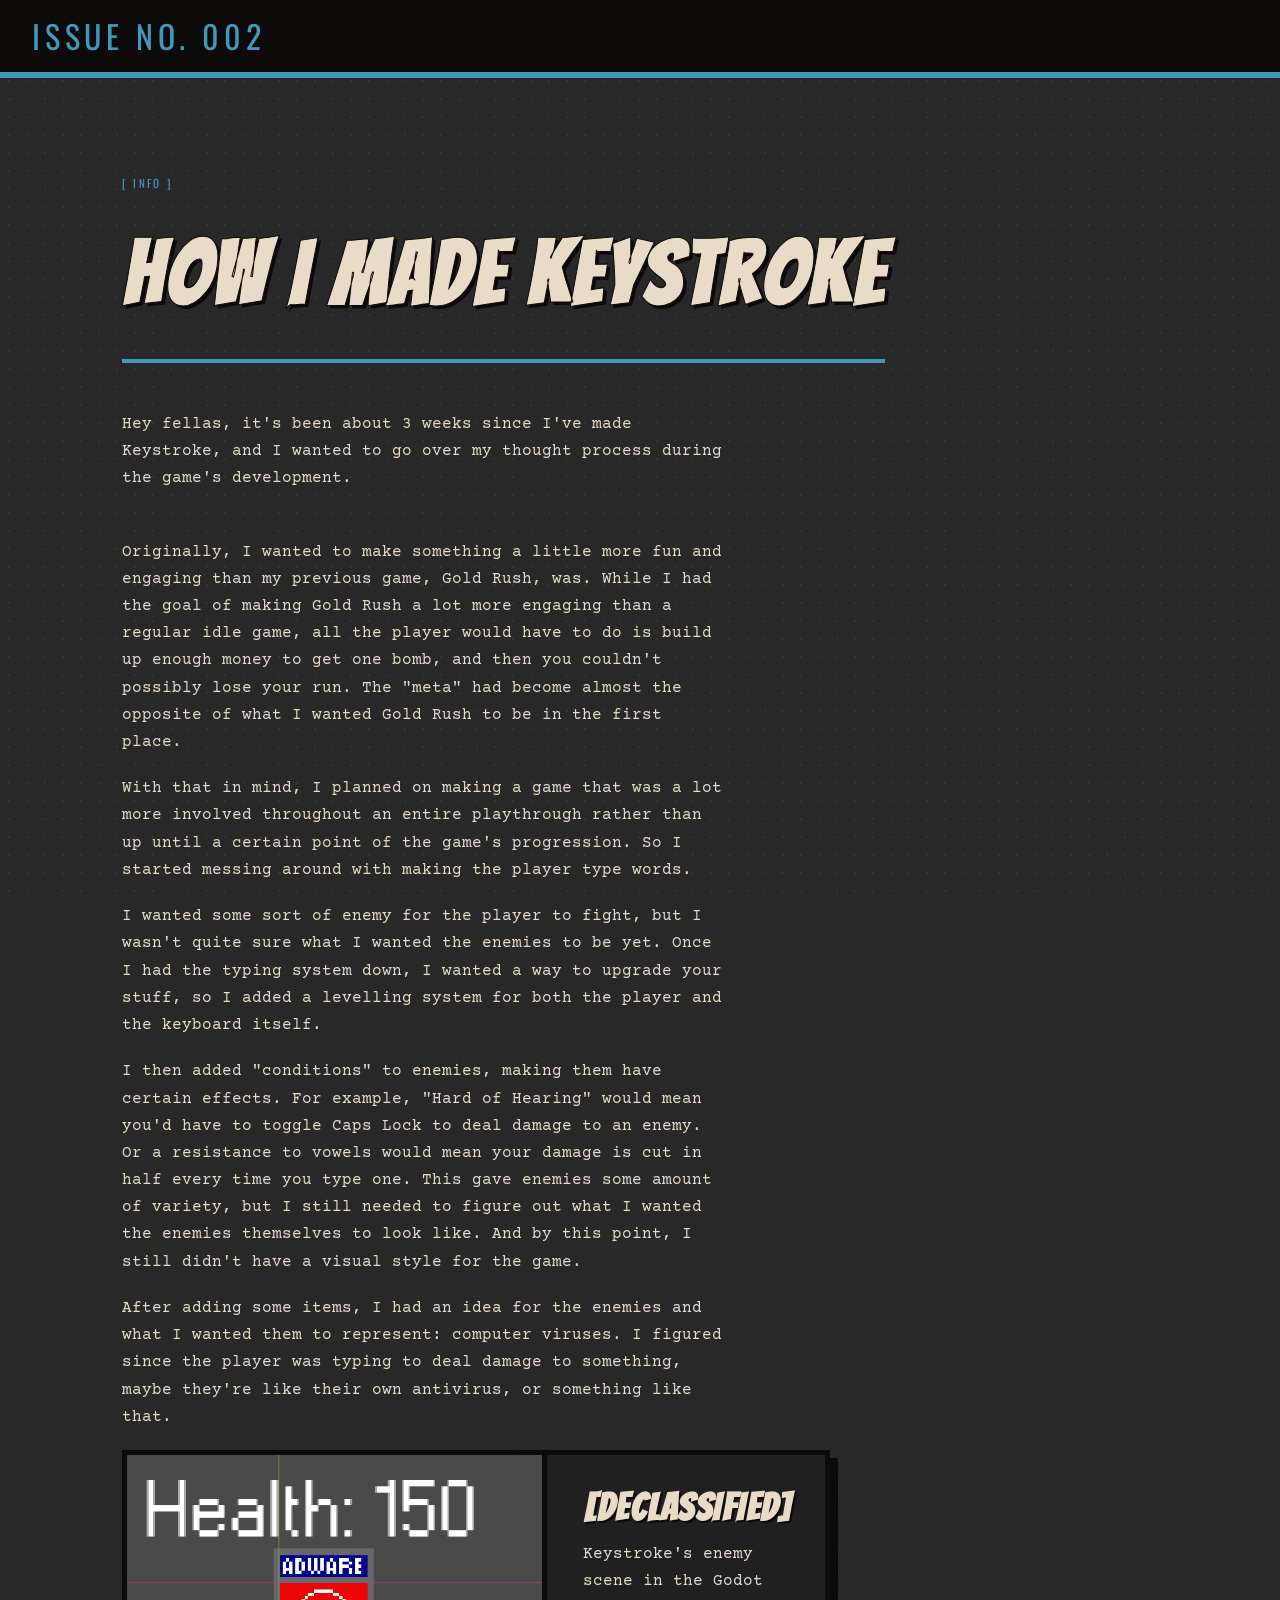
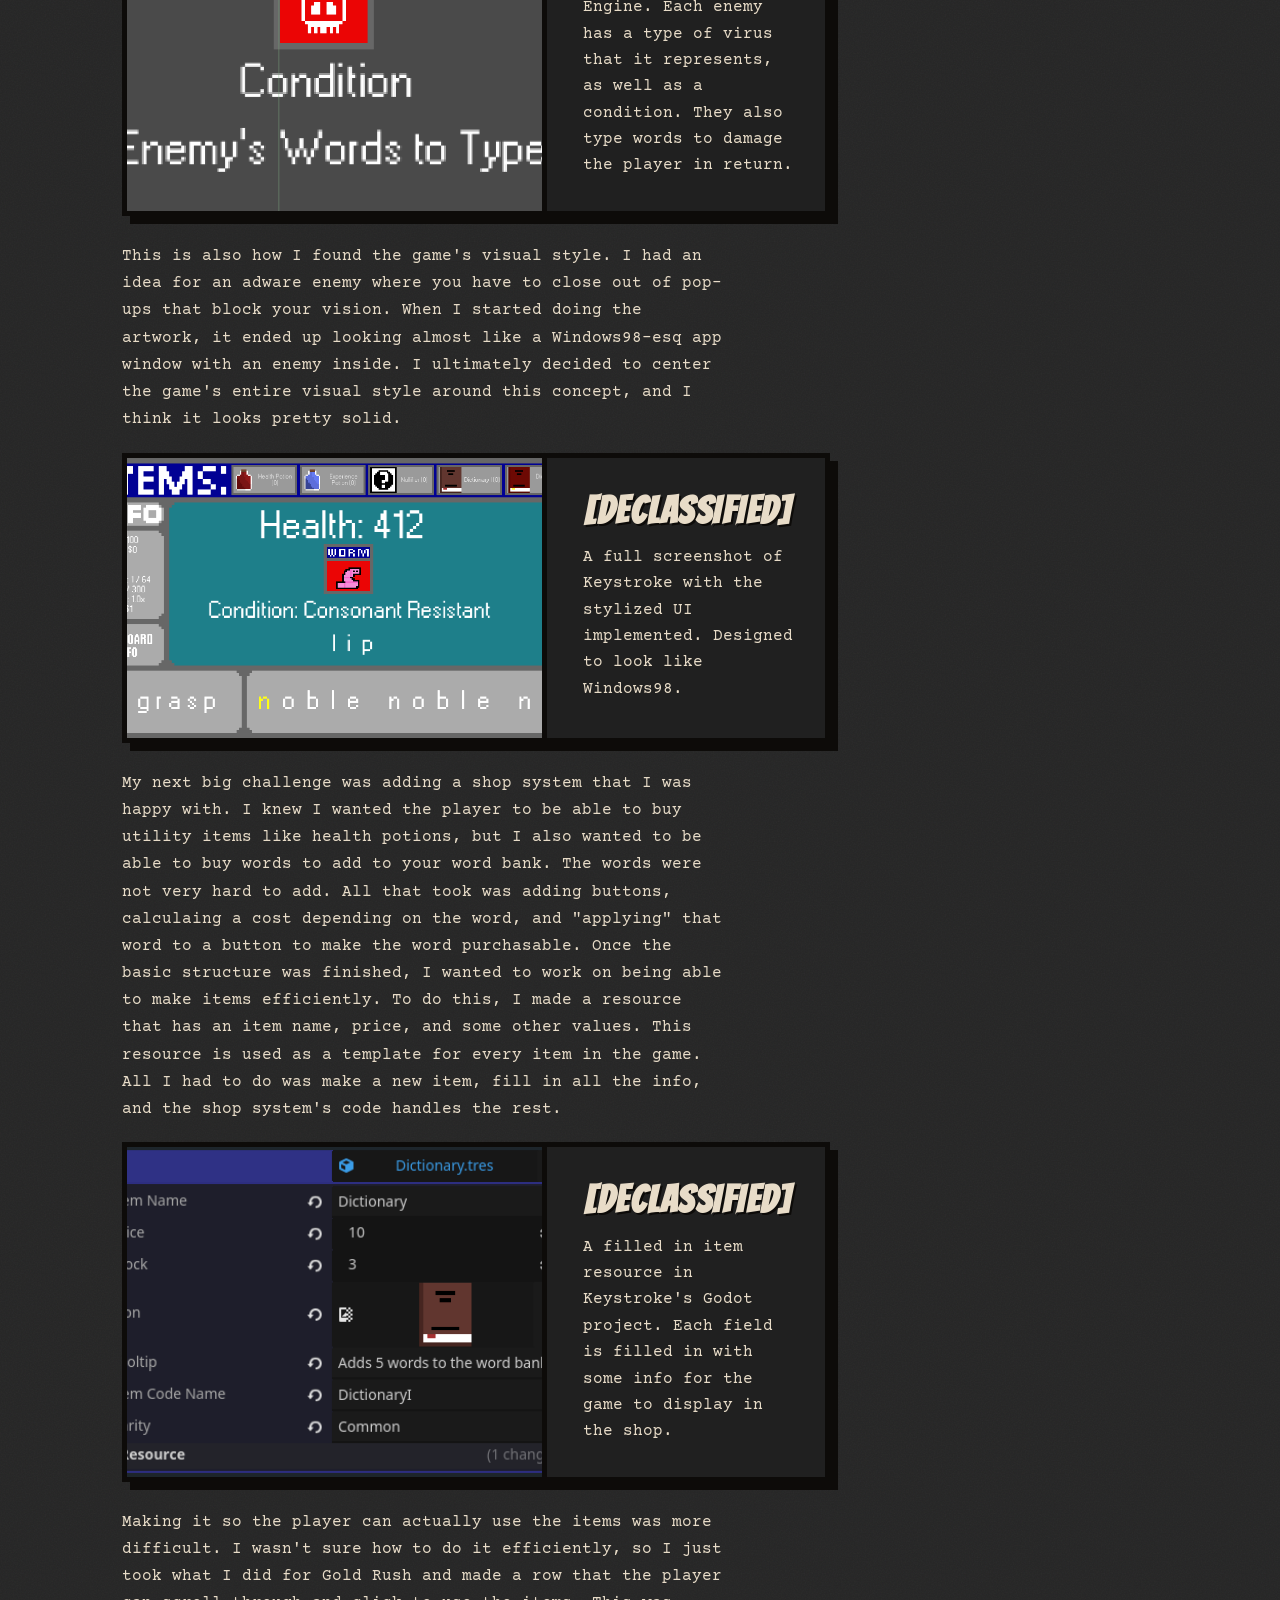
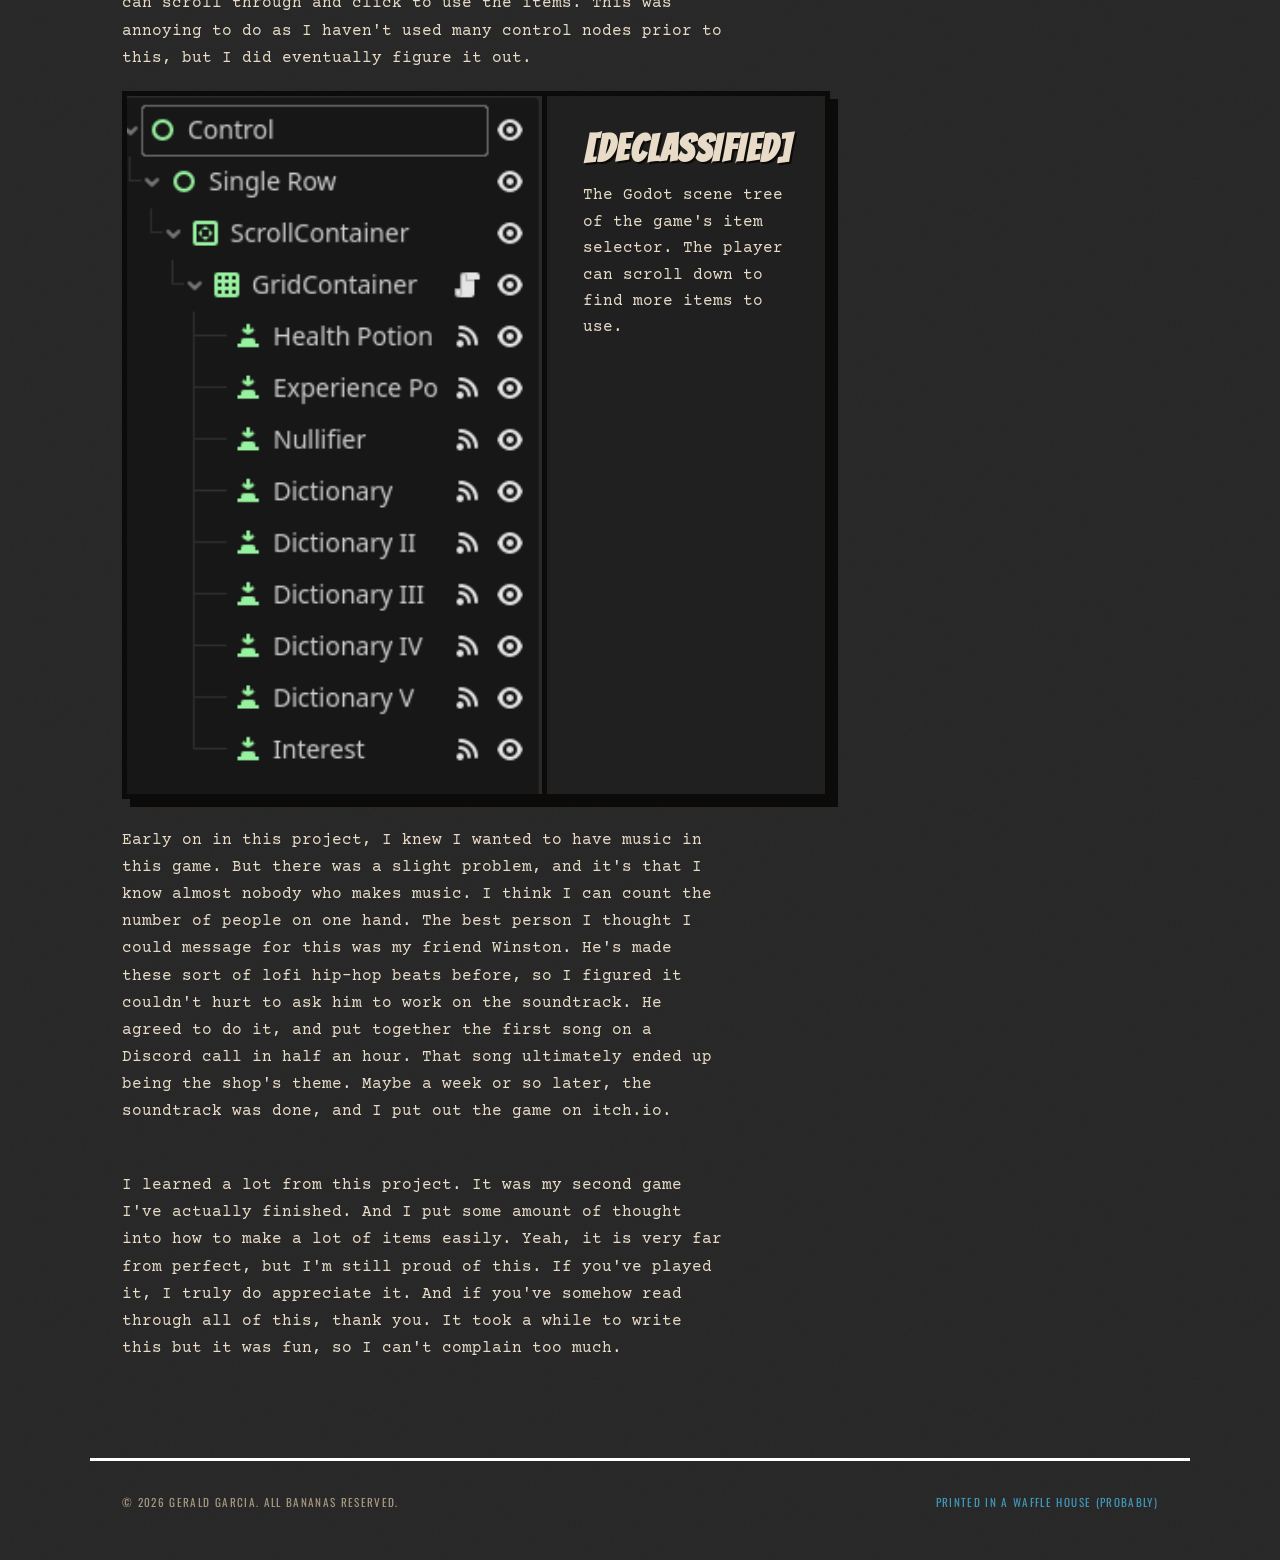
<file: Devlogs/Issue 002/Issue 002.html>
<!DOCTYPE html>
<html lang="en">
<head>
  <meta charset="UTF-8" />
  <meta name="viewport" content="width=device-width, initial-scale=1.0" />

  <!-- ============================================================
    PAGE TITLE — replace "Rahog Wiqsum" with your real name when ready
  ============================================================ -->
  <title>Gerald's Game Design Portfolio</title>

  <!-- Google Fonts loaded here. If you change fonts in style.css,
       update this URL too. Use fonts.google.com to build a new URL. -->
  <link rel="preconnect" href="https://fonts.googleapis.com" />
  <link rel="preconnect" href="https://fonts.gstatic.com" crossorigin />
  <link href="https://fonts.googleapis.com/css2?family=Bangers&family=Courier+Prime:ital,wght@0,400;0,700;1,400&family=Oswald:wght@700&display=swap" rel="stylesheet" />

  <!-- ALL styles live in style.css — this is the only style reference -->
  <link rel="stylesheet" href="../../style.css" />
</head>
<body>

  <!-- Halftone dot texture overlay — purely decorative, ignore this -->
  <div class="halftone-overlay" aria-hidden="true"></div>

  <!-- ============================================================
    NAV — edit link text and href anchors here
  ============================================================ -->
  <nav class="navbar">
    <!-- CHANGE: decorative issue tag -->
    <div class="nav-issue-tag">ISSUE NO. 002</div>
    <ul class="nav-links">
    </ul>
  </nav>
  <!-- ============================================================
    ABOUT — edit bio paragraphs and stat block values here
  ============================================================ -->
  <section class="section about-section" id="about">
    <div class="section-label">[ INFO ]</div>
    <h2 class="section-title">How I made Keystroke</h2>

    <div class="about-layout">
      <div class="about-text">
        <p>Hey fellas, it's been about 3 weeks since I've made Keystroke, and I wanted to go over my thought process during the game's development.</p>
        <br>
        <p>Originally, I wanted to make something a little more fun and engaging than my previous game, Gold Rush, was. 
          While I had the goal of making Gold Rush a lot more engaging than a regular idle game, all the player would have to do is build up enough money to get one bomb, 
          and then you couldn't possibly lose your run. The "meta" had become almost the opposite of what I wanted Gold Rush to be in the first place.</p>
        <p>With that in mind, I planned on making a game that was a lot more involved throughout an entire playthrough rather than up until a certain point of the game's 
          progression. So I started messing around with making the player type words.</p>
        <p>I wanted some sort of enemy for the player to fight, but I wasn't quite sure what I wanted the enemies to be yet. Once I had the typing system down, I wanted a way 
          to upgrade your stuff, so I added a levelling system for both the player and the keyboard itself.</p>
        <p>I then added "conditions" to enemies, making them have certain effects. For example, "Hard of Hearing" would mean you'd have to toggle Caps Lock to deal damage to 
          an enemy. Or a resistance to vowels would mean your damage is cut in half every time you type one. This gave enemies some amount of variety, but I still needed to 
          figure out what I wanted the enemies themselves to look like. And by this point, I still didn't have a visual style for the game.</p>
        <p>After adding some items, I had an idea for the enemies and what I wanted them to represent: computer viruses. I figured since the player was typing to deal 
          damage to something, maybe they're like their own antivirus, or something like that.</p>
          <article class="game-panel">
          <div class="game-screenshot">
            <img src="Keystroke Enemy in Engine.png">
          </div>
          <div class="game-info">
            <h3 class="game-title">[DECLASSIFIED]</h3>
            <p class="game-desc">Keystroke's enemy scene in the Godot Engine. Each enemy has a type of virus that it represents, as well as a condition.
              They also type words to damage the player in return.
            </p>
          </div>
        </article>
        <br>
        <p>This is also how I found the game's visual style. I had an idea for an adware enemy where you have to close out of pop-ups that block your vision. When I started
          doing the artwork, it ended up looking almost like a Windows98-esq app window with an enemy inside. I ultimately decided to center the game's entire visual style around
          this concept, and I think it looks pretty solid. </p>
        <!--Keystroke enemy screenshot-->
        <article class="game-panel">
          <div class="game-screenshot">
            <img src="Keystroke Full Screenshot.png">
          </div>
          <div class="game-info">
            <h3 class="game-title">[DECLASSIFIED]</h3>
            <p class="game-desc">A full screenshot of Keystroke with the stylized UI implemented. Designed to look like Windows98. 
            </p>
          </div>
        </article>
        <br>
        <p>My next big challenge was adding a shop system that I was happy with. I knew I wanted the player to be able to buy utility items like health potions, but I also wanted
          to be able to buy words to add to your word bank. The words were not very hard to add. All that took was adding buttons, calculaing a cost depending on the word, and 
          "applying" that word to a button to make the word purchasable. 
          Once the basic structure was finished, I wanted to work on being able to make items efficiently. To do this, I made a
          resource that has an item name, price, and some other values. This resource is used as a template for every item in the game. All I had to do was make a new item,
          fill in all the info, and the shop system's code handles the rest.
        </p>
        <!--Keystroke item resource screenshot-->
        <article class="game-panel">
          <div class="game-screenshot">
            <img src="Godot Resource.png">
          </div>
          <div class="game-info">
            <h3 class="game-title">[DECLASSIFIED]</h3>
            <p class="game-desc">A filled in item resource in Keystroke's Godot project. Each field is filled in with some info for the game to display in the shop.
            </p>
          </div>
        </article>
        <br>
        <p>Making it so the player can actually use the items was more difficult. I wasn't sure how to do it efficiently, so I just took what I did for Gold Rush and made a
          row that the player can scroll through and click to use the items. This was annoying to do as I haven't used many control nodes prior to this, but I did eventually figure
          it out.
        </p>
        <!--Keystroke item selector scene tree-->
        <article class="game-panel">
          <div class="game-screenshot">
            <img src="Item Selector Scene Tree.png">
          </div>
          <div class="game-info">
            <h3 class="game-title">[DECLASSIFIED]</h3>
            <p class="game-desc">The Godot scene tree of the game's item selector. The player can scroll down to find more items to use.
            </p>
          </div>
        </article>
        <br>
        <p>Early on in this project, I knew I wanted to have music in this game. But there was a slight problem, and it's that I know almost nobody who makes music. I think I can
          count the number of people on one hand. The best person I thought I could message for this was my friend Winston. He's made these sort of lofi hip-hop beats before, so
          I figured it couldn't hurt to ask him to work on the soundtrack. He agreed to do it, and put together the first song on a Discord call in half an hour. That song
          ultimately ended up being the shop's theme. Maybe a week or so later, the soundtrack was done, and I put out the game on itch.io.
        </p>
        <br>
        <p>I learned a lot from this project. It was my second game I've actually finished. And I put some amount of thought into how to make a lot of items easily. Yeah, it is
          very far from perfect, but I'm still proud of this. If you've played it, I truly do appreciate it. And if you've somehow read through all of this, thank you. It took a
          while to write this but it was fun, so I can't complain too much.
        </p>
      </div>

    </div>
  </section>

  <footer class="site-footer">
    <span>© <span id="year"></span> Gerald Garcia. All Bananas Reserved.</span>
    <span class="footer-tag">PRINTED IN A WAFFLE HOUSE (Probably)</span>
  </footer>

  <script>
    // Copyright year
    document.getElementById('year').textContent = new Date().getFullYear();
  </script>

</body>
</html>
</file>
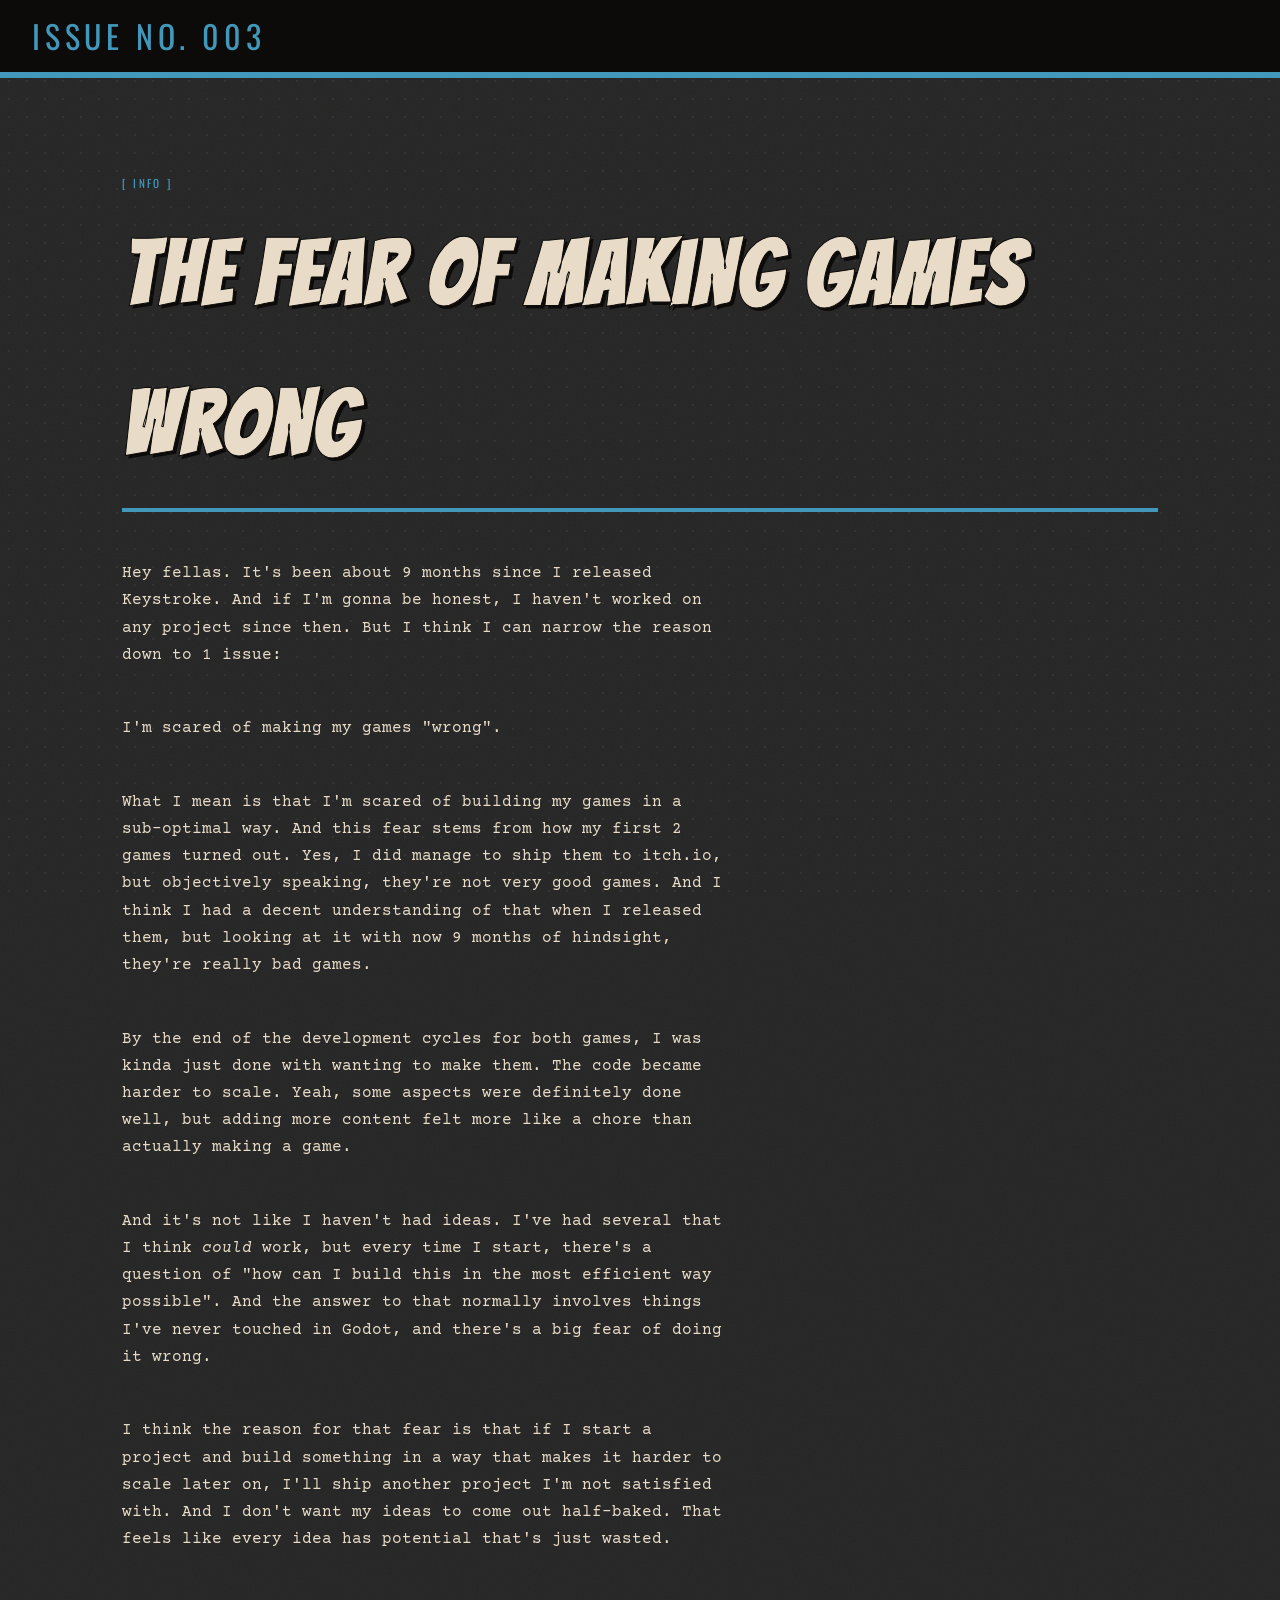
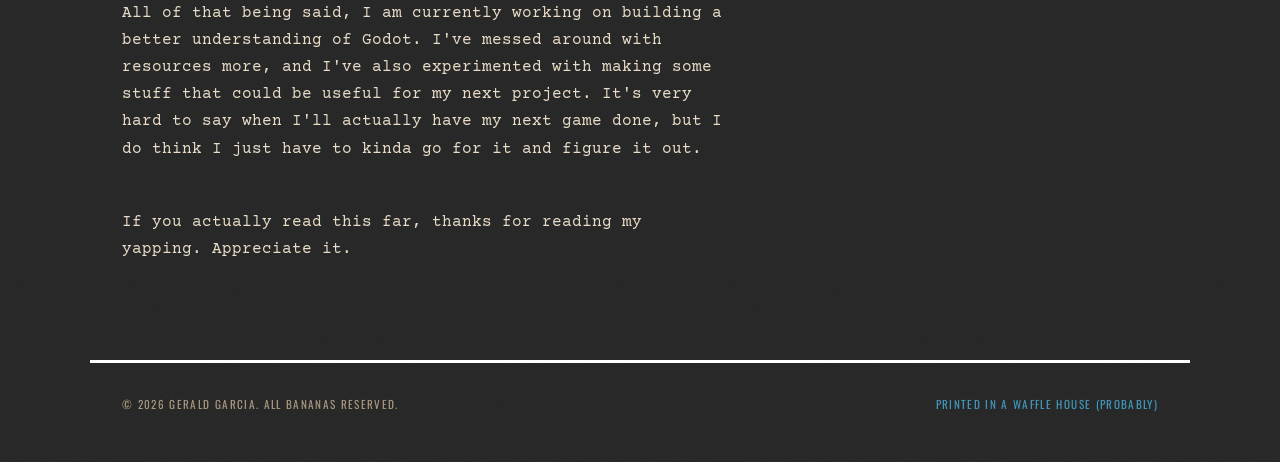
<file: Devlogs/Issue 003/Issue 003.html>
<!DOCTYPE html>
<html lang="en">
<head>
  <meta charset="UTF-8" />
  <meta name="viewport" content="width=device-width, initial-scale=1.0" />

  <!-- ============================================================
    PAGE TITLE — replace "Rahog Wiqsum" with your real name when ready
  ============================================================ -->
  <title>Gerald's Game Design Portfolio</title>

  <!-- Google Fonts loaded here. If you change fonts in style.css,
       update this URL too. Use fonts.google.com to build a new URL. -->
  <link rel="preconnect" href="https://fonts.googleapis.com" />
  <link rel="preconnect" href="https://fonts.gstatic.com" crossorigin />
  <link href="https://fonts.googleapis.com/css2?family=Bangers&family=Courier+Prime:ital,wght@0,400;0,700;1,400&family=Oswald:wght@700&display=swap" rel="stylesheet" />

  <!-- ALL styles live in style.css — this is the only style reference -->
  <link rel="stylesheet" href="../../style.css" />
</head>
<body>

  <!-- Halftone dot texture overlay — purely decorative, ignore this -->
  <div class="halftone-overlay" aria-hidden="true"></div>

  <!-- ============================================================
    NAV — edit link text and href anchors here
  ============================================================ -->
  <nav class="navbar">
    <!-- CHANGE: decorative issue tag -->
    <div class="nav-issue-tag">ISSUE NO. 003</div>
    <ul class="nav-links">
    </ul>
  </nav>
  <!-- ============================================================
    ABOUT — edit bio paragraphs and stat block values here
  ============================================================ -->
  <section class="section about-section" id="about">
    <div class="section-label">[ INFO ]</div>
    <h2 class="section-title">The Fear of Making Games Wrong</h2>

    <div class="about-layout">
      <div class="about-text">
        <p>Hey fellas. It's been about 9 months since I released Keystroke. And if I'm gonna be honest, I haven't worked on any project since then. But I think I can narrow the reason down to 1 issue:</p>
        <br>
        <p>I'm scared of making my games "wrong".</p>
        <br>
        <p>What I mean is that I'm scared of building my games in a sub-optimal way. And this fear stems from how my first 2 games turned out. Yes, I did manage to ship them to itch.io, but objectively speaking, they're not very good games. And I think I had a decent understanding of that when I released them, but looking at it with now 9 months of hindsight, they're really bad games.</p>
        <br>
        <p>By the end of the development cycles for both games, I was kinda just done with wanting to make them. The code became harder to scale. Yeah, some aspects were definitely done well, but adding more content felt more like a chore than actually making a game.</p>
        <br>
        <p>And it's not like I haven't had ideas. I've had several that I think <i>could</i> work, but every time I start, there's a question of "how can I build this in the most efficient way possible". And the answer to that normally involves things I've never touched in Godot, and there's a big fear of doing it wrong.</p>
        <br>
        <p>I think the reason for that fear is that if I start a project and build something in a way that makes it harder to scale later on, I'll ship another project I'm not satisfied with. And I don't want my ideas to come out half-baked. That feels like every idea has potential that's just wasted.</p>
        <br>
        <p>All of that being said, I am currently working on building a better understanding of Godot. I've messed around with resources more, and I've also experimented with making some stuff that could be useful for my next project. It's very hard to say when I'll actually have my next game done, but I do think I just have to kinda go for it and figure it out.</p>
        <br>
        <p>If you actually read this far, thanks for reading my yapping. Appreciate it. </p>
      </div>

    </div>
  </section>

  <footer class="site-footer">
    <span>© <span id="year"></span> Gerald Garcia. All Bananas Reserved.</span>
    <span class="footer-tag">PRINTED IN A WAFFLE HOUSE (Probably)</span>
  </footer>

  <script>
    // Copyright year
    document.getElementById('year').textContent = new Date().getFullYear();
  </script>

</body>
</html>
</file>
<file: style.css>
/* ================================================================
   RAHOG WIQSUM — style.css
   Comic book aesthetic: dark panels, ink borders, halftone dots,
   Bangers display font, Courier Prime body, Oswald labels.

   QUICK EDIT GUIDE:
   — All colors are in the :root block right below this comment.
     Change a hex value there and it updates across the whole site.
   — All fonts are also in :root. If you pick a new Google Font,
     update the <link> in index.html too.
   — Each section has a clearly labeled comment block.
   — Search "CHANGE:" to jump to any individually editable value.
================================================================ */


/* ----------------------------------------------------------------
   1. CSS VARIABLES
   Edit these to restyle the whole site at once.
---------------------------------------------------------------- */
:root {
  /* CHANGE: page background — deep charcoal */
  --bg:            rgb(37, 37, 37);

  /* CHANGE: panel/box background — slightly lighter than bg */
  --panel:         #202020;

  /* CHANGE: main body text — aged paper off-white */
  --text:          #e8dcc8;

  /* CHANGE: secondary/muted text */
  --text-muted:    #a89880;

  /* CHANGE: accent color — the red used on labels, borders, hovers */
  --accent:        #4198bb;

  /* CHANGE: accent hover — slightly brighter red */
  --accent-hover:  #2980b9;

  /* CHANGE: ink color — thick panel outlines and shadows */
  --ink:           #0d0b09;

  /* CHANGE: subtle inner divider lines */
  --border:        #ffffff;

  /* CHANGE: display font — big comic headlines */
  --f-display:     'Bangers', cursive;

  /* CHANGE: body font — typewriter / case-file feel */
  --f-body:        'Courier Prime', 'Courier New', monospace;

  /* CHANGE: label font — nav, tags, small caps */
  --f-label:       'Oswald', sans-serif;

  /* max content width */
  --max-w:         1100px;

  /* reusable ink border shorthand */
  --ink-border:    5px solid var(--ink);
}


/* ----------------------------------------------------------------
   2. RESET & BASE
---------------------------------------------------------------- */
*, *::before, *::after {
  box-sizing: border-box;
  margin: 0;
  padding: 0;
}

html {
  scroll-behavior: smooth;
}

body {
  background-color: var(--bg);
  color: var(--text);
  font-family: var(--f-body);
  font-size: 1rem;
  line-height: 1.7;
  /* subtle noise grain — gives a printed-page feel */
  background-image: url("data:image/svg+xml,%3Csvg xmlns='http://www.w3.org/2000/svg' width='300' height='300'%3E%3Cfilter id='n'%3E%3CfeTurbulence type='fractalNoise' baseFrequency='0.75' numOctaves='4' stitchTiles='stitch'/%3E%3C/filter%3E%3Crect width='300' height='300' filter='url(%23n)' opacity='0.04'/%3E%3C/svg%3E");
}

a {
  color: inherit;
  text-decoration: none;
}

ul {
  list-style: none;
}

img {
  display: block;
  max-width: 100%;
}


/* ----------------------------------------------------------------
   3. HALFTONE OVERLAY
   Fixed dot-pattern that sits over the whole page.
   CHANGE: background-size to make dots bigger/smaller.
   CHANGE: opacity to make them more/less visible.
---------------------------------------------------------------- */
.halftone-overlay {
  position: fixed;
  inset: 0;
  pointer-events: none;
  z-index: 0;
  background-image: radial-gradient(circle, rgba(255,255,255,0.05) 1px, transparent 1px);
  background-size: 18px 18px;
}

/* everything else stacks above the overlay */
.navbar, header, section, footer {
  position: relative;
  z-index: 1;
}


/* ----------------------------------------------------------------
   4. NAVIGATION
   CHANGE: height to make the bar taller/shorter.
   CHANGE: border-bottom color via --accent in :root.
---------------------------------------------------------------- */
.navbar {
  display: flex;
  align-items: center;
  justify-content: space-between;
  padding: 0 2rem;
  height: 78px;
  background: var(--ink);
  border-bottom: 6px solid var(--accent);
}

/* CHANGE: "ISSUE NO. 001" label — edit the text in index.html */
.nav-issue-tag {
  font-family: var(--f-label);
  font-size: 2rem;
  letter-spacing: 0.15em;
  text-transform: uppercase;
  color: var(--accent);
}

.nav-links {
  display: flex;
  gap: 4rem;
}

.nav-links a {
  font-family: var(--f-label);
  font-size: 2rem;
  letter-spacing: 0.12em;
  text-transform: uppercase;
  color: var(--text);
  position: relative;
  transition: color 0.15s;
}

/* sliding underline on hover */
.nav-links a::after {
  content: '';
  position: absolute;
  bottom: -4px;
  left: 0;
  width: 0;
  height: 2px;
  background: var(--accent);
  transition: width 0.2s;
}

.nav-links a:hover {
  color: var(--accent);
}

.nav-links a:hover::after {
  width: 100%;
}


/* ----------------------------------------------------------------
   5. HERO
   CHANGE: min-height to make the opening panel taller/shorter.
   The clip-path cuts the bottom at an angle — panel-torn look.
   CHANGE: the polygon values in clip-path to adjust the angle.
---------------------------------------------------------------- */
.hero {
  min-height: 80vh;
  display: flex;
  align-items: center;
  justify-content: center;
  text-align: center;
  padding: 5rem 2rem 7rem;
  background-color: var(--bg);
  /* diagonal hatching lines across the hero */
  background-image: repeating-linear-gradient(
    -45deg,
    transparent,
    transparent 30px,
    rgba(255,255,255,0.012) 30px,
    rgba(255,255,255,0.012) 31px
  );
  border-bottom: 5px solid var(--ink);
  /* angled bottom edge */
  clip-path: polygon(0 0, 100% 0, 100% 88%, 0 100%);
  position: relative;
  overflow: visible;
}

/* speech bubble floating top-left */
.speech-bubble {
  position: absolute;
  top: 80px;
  left: 2rem;
  background: var(--text);
  color: var(--ink);
  font-family: var(--f-display);
  font-size: 2rem;
  letter-spacing: 0.08em;
  padding: 0.5rem 1rem 1.3rem 0.9rem;
  border: var(--ink-border);
  /* downward tail shape */
  clip-path: polygon(0 0, 100% 0, 100% 70%, 90% 100%, 80% 70%, 0 70%);
  z-index: 2;
}

.hero-inner {
  max-width: 800px;
  display: flex;
  flex-direction: column;
  align-items: center;
  gap: 1.2rem;
}

/* CHANGE: hero name font size — clamp(min, preferred, max) */
.hero-name {
  font-family: var(--f-display);
  font-size: clamp(5rem, 14vw, 12rem);
  line-height: 0.92;
  letter-spacing: 0.04em;
  color: var(--text);
  /* layered ink + accent shadow for comic depth */
  text-shadow:
    4px 4px 0 var(--ink),
    6px 6px 0 var(--accent),
    8px 8px 0 var(--ink);
  -webkit-text-stroke: 1.5px var(--ink);
}

/* CHANGE: tagline text — edit in index.html */
.hero-tagline {
  font-family: var(--f-body);
  font-style: italic;
  font-size: clamp(0.9rem, 2vw, 1.1rem);
  color: var(--text-muted);
  letter-spacing: 0.05em;
  border-top: 2px solid var(--border);
  border-bottom: 2px solid var(--border);
  padding: 0.5rem 1.5rem;
}

/* CHANGE: badge label text — edit in index.html */
.hero-badge {
  font-family: var(--f-label);
  font-size: 0.7rem;
  letter-spacing: 0.2em;
  text-transform: uppercase;
  color: var(--accent);
  border: 1px solid var(--accent);
  padding: 0.25rem 0.75rem;
}


/* ----------------------------------------------------------------
   6. SHARED SECTION STYLES
---------------------------------------------------------------- */
.section {
  max-width: var(--max-w);
  margin: 0 auto;
  padding: 6rem 2rem;
}

/* CHANGE: section label text e.g. "[ DOSSIER ]" — edit in index.html */
.section-label {
  font-family: var(--f-label);
  font-size: 0.7rem;
  letter-spacing: 0.2em;
  text-transform: uppercase;
  color: var(--accent);
  margin-bottom: 0.5rem;
}

/* CHANGE: section heading size */
.section-title {
  font-family: var(--f-display);
  font-size: clamp(3rem, 7vw, 5.5rem);
  letter-spacing: 0.04em;
  color: var(--text);
  text-shadow: 3px 3px 0 var(--ink);
  -webkit-text-stroke: 1px var(--ink);
  margin-bottom: 3rem;
  border-bottom: 4px solid var(--accent);
  padding-bottom: 0.5rem;
  display: inline-block;
}

/* divider line between sections */
.section + .section {
  border-top: 3px solid var(--border);
}


/* ----------------------------------------------------------------
   7. ABOUT SECTION
   Two columns: bio left, stat block right.
   Stacks to one column on mobile (see responsive block).
---------------------------------------------------------------- */
.about-layout {
  display: grid;
  grid-template-columns: 1fr 280px;
  gap: 3rem;
  align-items: start;
}

.about-text p {
  margin-bottom: 1.2rem;
  font-size: 1rem;
  color: var(--text);
  max-width: 60ch;
}

.about-text p:last-child {
  margin-bottom: 0;
}

/* stat block — RPG character sheet style */
.stat-block {
  border: var(--ink-border);
  background: var(--panel);
  padding: 1.25rem 1.5rem;
  box-shadow: 5px 5px 0 var(--ink);
}

.stat-block-title {
  font-family: var(--f-display);
  font-size: 1.3rem;
  letter-spacing: 0.1em;
  color: var(--accent);
  border-bottom: 2px solid var(--border);
  padding-bottom: 0.5rem;
  margin-bottom: 0.75rem;
}

.stat-block ul {
  display: flex;
  flex-direction: column;
  gap: 0.5rem;
}

.stat-block li {
  display: flex;
  justify-content: space-between;
  font-size: 0.8rem;
  border-bottom: 1px dotted var(--border);
  padding-bottom: 0.35rem;
}

/* CHANGE: stat row label text — edit in index.html */
.stat-label {
  font-family: var(--f-label);
  font-size: 0.68rem;
  letter-spacing: 0.1em;
  text-transform: uppercase;
  color: var(--text-muted);
}

/* CHANGE: stat row value text — edit in index.html */
.stat-val {
  font-family: var(--f-body);
  font-weight: 700;
  color: var(--text);
}


/* ----------------------------------------------------------------
   8. GAMES SECTION
   .game-panel = image left, text right
   .game-panel.reverse = image right, text left
   CHANGE: 420px column width to adjust screenshot box size.
---------------------------------------------------------------- */
.games-list {
  display: flex;
  flex-direction: column;
  gap: 3.5rem;
}

.game-panel {
  display: grid;
  grid-template-columns: 420px 1fr;
  border: var(--ink-border);
  background: var(--panel);
  box-shadow: 8px 8px 0 var(--ink);
  overflow: hidden;
}

.game-panel.reverse {
  grid-template-columns: 1fr 420px;
}

.game-panel.reverse .game-screenshot {
  order: 2;
  border-left: var(--ink-border);
  border-right: none;
}

.game-panel.reverse .game-info {
  order: 1;
}

.game-screenshot {
  border-right: var(--ink-border);
  background: var(--ink);
  min-height: 280px;
  display: flex;
  align-items: stretch;
  overflow: hidden;
}

/* real screenshot image styling */
.game-screenshot img {
  width: 100%;
  height: 100%;
  object-fit: cover;
  display: block;
  filter: contrast(1.05) saturate(0.9);
}

/* placeholder shown before you have real screenshots */
.screenshot-placeholder {
  width: 100%;
  display: flex;
  align-items: center;
  justify-content: center;
  background: repeating-linear-gradient(
    45deg,
    #111 0px,
    #111 10px,
    #151310 10px,
    #151310 20px
  );
}

.screenshot-placeholder span {
  font-family: var(--f-label);
  font-size: 0.75rem;
  letter-spacing: 0.2em;
  text-transform: uppercase;
  color: #3a3028;
  transform: rotate(-15deg);
}

.game-info {
  padding: 2rem 2rem 2rem 2.25rem;
  display: flex;
  flex-direction: column;
  gap: 0.75rem;
}

/* CHANGE: genre tag text — edit in index.html */
.game-genre-tag {
  font-family: var(--f-label);
  font-size: 0.68rem;
  letter-spacing: 0.18em;
  text-transform: uppercase;
  color: var(--accent);
  border: 1px solid var(--accent);
  padding: 0.2rem 0.5rem;
  display: inline-block;
  width: fit-content;
}

/* CHANGE: game title size */
.game-title {
  font-family: var(--f-display);
  font-size: clamp(1.8rem, 3vw, 2.4rem);
  letter-spacing: 0.04em;
  line-height: 1.1;
  color: var(--text);
  text-shadow: 2px 2px 0 var(--ink);
}

.game-desc {
  font-size: 0.92rem;
  color: var(--text-muted);
  line-height: 1.65;
  max-width: 50ch;
}

/* CHANGE: "VIEW FILE →" link — edit text in index.html */
.game-link {
  font-family: var(--f-label);
  font-size: 0.8rem;
  letter-spacing: 0.15em;
  text-transform: uppercase;
  color: var(--text);
  margin-top: auto;
  padding-top: 0.5rem;
  border-top: 2px solid var(--border);
  display: inline-block;
  width: fit-content;
  position: relative;
  transition: color 0.15s;
}

.game-link::after {
  content: '';
  position: absolute;
  bottom: -2px;
  left: 0;
  width: 0;
  height: 2px;
  background: var(--accent);
  transition: width 0.2s;
}

.game-link:hover {
  color: var(--accent);
}

.game-link:hover::after {
  width: 100%;
}


/* ----------------------------------------------------------------
   9. CONTACT SECTION
---------------------------------------------------------------- */
.contact-intro {
  font-style: italic;
  color: var(--text-muted);
  margin-bottom: 2.5rem;
  max-width: 55ch;
}

.contact-links {
  display: flex;
  flex-direction: column;
  border: var(--ink-border);
  background: var(--panel);
  box-shadow: 6px 6px 0 var(--ink);
  width: fit-content;
  min-width: 420px;
}

.contact-item {
  display: grid;
  grid-template-columns: 2rem 130px 1fr;
  align-items: center;
  gap: 1rem;
  padding: 1rem 1.5rem;
  border-bottom: 1px solid var(--border);
  transition: background 0.15s;
  cursor: pointer;
}

.contact-item:last-child {
  border-bottom: none;
}

.contact-item:hover {
  background: rgba(192, 57, 43, 0.08);
}

/* CHANGE: decorative icon color */
.contact-icon {
  font-size: 1.1rem;
  color: var(--accent);
}

.contact-platform {
  font-family: var(--f-label);
  font-size: 0.8rem;
  letter-spacing: 0.12em;
  text-transform: uppercase;
  color: var(--text-muted);
}

.contact-handle {
  font-family: var(--f-body);
  font-weight: 700;
  font-size: 0.95rem;
  color: var(--text);
  transition: color 0.15s;
}

.contact-item:hover .contact-handle {
  color: var(--accent);
}


/* ----------------------------------------------------------------
   10. FOOTER
---------------------------------------------------------------- */
.site-footer {
  max-width: var(--max-w);
  margin: 0 auto;
  padding: 2rem 2rem 3rem;
  display: flex;
  justify-content: space-between;
  align-items: center;
  border-top: 3px solid var(--border);
  font-family: var(--f-label);
  font-size: 0.7rem;
  letter-spacing: 0.12em;
  text-transform: uppercase;
  color: var(--text-muted);
}

/* CHANGE: right-side footer label — edit in index.html */
.footer-tag {
  color: var(--accent);
}


/* ----------------------------------------------------------------
   11. RESPONSIVE
   Below 900px: single-column layouts.
   Below 600px: smaller hero name, tighter nav, stacked footer.
---------------------------------------------------------------- */
@media (max-width: 900px) {
  .about-layout {
    grid-template-columns: 1fr;
  }

  .game-panel,
  .game-panel.reverse {
    grid-template-columns: 1fr;
  }

  .game-panel .game-screenshot {
    border-right: none;
    border-bottom: var(--ink-border);
  }

  .game-panel.reverse .game-screenshot {
    order: 0;
    border-left: none;
    border-bottom: var(--ink-border);
  }

  .game-panel.reverse .game-info {
    order: 1;
  }

  .game-screenshot {
    min-height: 200px;
  }

  .contact-links {
    min-width: 0;
    width: 100%;
  }

  .contact-item {
    grid-template-columns: 2rem 100px 1fr;
  }
}

@media (max-width: 600px) {
  .hero-name {
    font-size: clamp(4rem, 18vw, 6rem);
  }

  .speech-bubble {
    font-size: 0.85rem;
    top: 70px;
    left: 1rem;
  }

  .nav-links {
    gap: 1.2rem;
  }

  .site-footer {
    flex-direction: column;
    gap: 0.5rem;
    text-align: center;
  }
}
</file>
<file: Game Dev Site/style.css>
/* ================================================================
   RAHOG WIQSUM — style.css
   Comic book aesthetic: dark panels, ink borders, halftone dots,
   Bangers display font, Courier Prime body, Oswald labels.

   QUICK EDIT GUIDE:
   — All colors are in the :root block right below this comment.
     Change a hex value there and it updates across the whole site.
   — All fonts are also in :root. If you pick a new Google Font,
     update the <link> in index.html too.
   — Each section has a clearly labeled comment block.
   — Search "CHANGE:" to jump to any individually editable value.
================================================================ */


/* ----------------------------------------------------------------
   1. CSS VARIABLES
   Edit these to restyle the whole site at once.
---------------------------------------------------------------- */
:root {
  /* CHANGE: page background — deep charcoal */
  --bg:            rgb(37, 37, 37);

  /* CHANGE: panel/box background — slightly lighter than bg */
  --panel:         #202020;

  /* CHANGE: main body text — aged paper off-white */
  --text:          #e8dcc8;

  /* CHANGE: secondary/muted text */
  --text-muted:    #a89880;

  /* CHANGE: accent color — the red used on labels, borders, hovers */
  --accent:        #4198bb;

  /* CHANGE: accent hover — slightly brighter red */
  --accent-hover:  #2980b9;

  /* CHANGE: ink color — thick panel outlines and shadows */
  --ink:           #0d0b09;

  /* CHANGE: subtle inner divider lines */
  --border:        #ffffff;

  /* CHANGE: display font — big comic headlines */
  --f-display:     'Bangers', cursive;

  /* CHANGE: body font — typewriter / case-file feel */
  --f-body:        'Courier Prime', 'Courier New', monospace;

  /* CHANGE: label font — nav, tags, small caps */
  --f-label:       'Oswald', sans-serif;

  /* max content width */
  --max-w:         1100px;

  /* reusable ink border shorthand */
  --ink-border:    5px solid var(--ink);
}


/* ----------------------------------------------------------------
   2. RESET & BASE
---------------------------------------------------------------- */
*, *::before, *::after {
  box-sizing: border-box;
  margin: 0;
  padding: 0;
}

html {
  scroll-behavior: smooth;
}

body {
  background-color: var(--bg);
  color: var(--text);
  font-family: var(--f-body);
  font-size: 1rem;
  line-height: 1.7;
  /* subtle noise grain — gives a printed-page feel */
  background-image: url("data:image/svg+xml,%3Csvg xmlns='http://www.w3.org/2000/svg' width='300' height='300'%3E%3Cfilter id='n'%3E%3CfeTurbulence type='fractalNoise' baseFrequency='0.75' numOctaves='4' stitchTiles='stitch'/%3E%3C/filter%3E%3Crect width='300' height='300' filter='url(%23n)' opacity='0.04'/%3E%3C/svg%3E");
}

a {
  color: inherit;
  text-decoration: none;
}

ul {
  list-style: none;
}

img {
  display: block;
  max-width: 100%;
}


/* ----------------------------------------------------------------
   3. HALFTONE OVERLAY
   Fixed dot-pattern that sits over the whole page.
   CHANGE: background-size to make dots bigger/smaller.
   CHANGE: opacity to make them more/less visible.
---------------------------------------------------------------- */
.halftone-overlay {
  position: fixed;
  inset: 0;
  pointer-events: none;
  z-index: 0;
  background-image: radial-gradient(circle, rgba(255,255,255,0.05) 1px, transparent 1px);
  background-size: 18px 18px;
}

/* everything else stacks above the overlay */
.navbar, header, section, footer {
  position: relative;
  z-index: 1;
}


/* ----------------------------------------------------------------
   4. NAVIGATION
   CHANGE: height to make the bar taller/shorter.
   CHANGE: border-bottom color via --accent in :root.
---------------------------------------------------------------- */
.navbar {
  display: flex;
  align-items: center;
  justify-content: space-between;
  padding: 0 2rem;
  height: 78px;
  background: var(--ink);
  border-bottom: 6px solid var(--accent);
}

/* CHANGE: "ISSUE NO. 001" label — edit the text in index.html */
.nav-issue-tag {
  font-family: var(--f-label);
  font-size: 2rem;
  letter-spacing: 0.15em;
  text-transform: uppercase;
  color: var(--accent);
}

.nav-links {
  display: flex;
  gap: 4rem;
}

.nav-links a {
  font-family: var(--f-label);
  font-size: 2rem;
  letter-spacing: 0.12em;
  text-transform: uppercase;
  color: var(--text);
  position: relative;
  transition: color 0.15s;
}

/* sliding underline on hover */
.nav-links a::after {
  content: '';
  position: absolute;
  bottom: -4px;
  left: 0;
  width: 0;
  height: 2px;
  background: var(--accent);
  transition: width 0.2s;
}

.nav-links a:hover {
  color: var(--accent);
}

.nav-links a:hover::after {
  width: 100%;
}


/* ----------------------------------------------------------------
   5. HERO
   CHANGE: min-height to make the opening panel taller/shorter.
   The clip-path cuts the bottom at an angle — panel-torn look.
   CHANGE: the polygon values in clip-path to adjust the angle.
---------------------------------------------------------------- */
.hero {
  min-height: 80vh;
  display: flex;
  align-items: center;
  justify-content: center;
  text-align: center;
  padding: 5rem 2rem 7rem;
  background-color: var(--bg);
  /* diagonal hatching lines across the hero */
  background-image: repeating-linear-gradient(
    -45deg,
    transparent,
    transparent 30px,
    rgba(255,255,255,0.012) 30px,
    rgba(255,255,255,0.012) 31px
  );
  border-bottom: 5px solid var(--ink);
  /* angled bottom edge */
  clip-path: polygon(0 0, 100% 0, 100% 88%, 0 100%);
  position: relative;
  overflow: visible;
}

/* speech bubble floating top-left */
.speech-bubble {
  position: absolute;
  top: 80px;
  left: 2rem;
  background: var(--text);
  color: var(--ink);
  font-family: var(--f-display);
  font-size: 2rem;
  letter-spacing: 0.08em;
  padding: 0.5rem 1rem 1.3rem 0.9rem;
  border: var(--ink-border);
  /* downward tail shape */
  clip-path: polygon(0 0, 100% 0, 100% 70%, 90% 100%, 80% 70%, 0 70%);
  z-index: 2;
}

.hero-inner {
  max-width: 800px;
  display: flex;
  flex-direction: column;
  align-items: center;
  gap: 1.2rem;
}

/* CHANGE: hero name font size — clamp(min, preferred, max) */
.hero-name {
  font-family: var(--f-display);
  font-size: clamp(5rem, 14vw, 12rem);
  line-height: 0.92;
  letter-spacing: 0.04em;
  color: var(--text);
  /* layered ink + accent shadow for comic depth */
  text-shadow:
    4px 4px 0 var(--ink),
    6px 6px 0 var(--accent),
    8px 8px 0 var(--ink);
  -webkit-text-stroke: 1.5px var(--ink);
}

/* CHANGE: tagline text — edit in index.html */
.hero-tagline {
  font-family: var(--f-body);
  font-style: italic;
  font-size: clamp(0.9rem, 2vw, 1.1rem);
  color: var(--text-muted);
  letter-spacing: 0.05em;
  border-top: 2px solid var(--border);
  border-bottom: 2px solid var(--border);
  padding: 0.5rem 1.5rem;
}

/* CHANGE: badge label text — edit in index.html */
.hero-badge {
  font-family: var(--f-label);
  font-size: 0.7rem;
  letter-spacing: 0.2em;
  text-transform: uppercase;
  color: var(--accent);
  border: 1px solid var(--accent);
  padding: 0.25rem 0.75rem;
}


/* ----------------------------------------------------------------
   6. SHARED SECTION STYLES
---------------------------------------------------------------- */
.section {
  max-width: var(--max-w);
  margin: 0 auto;
  padding: 6rem 2rem;
}

/* CHANGE: section label text e.g. "[ DOSSIER ]" — edit in index.html */
.section-label {
  font-family: var(--f-label);
  font-size: 0.7rem;
  letter-spacing: 0.2em;
  text-transform: uppercase;
  color: var(--accent);
  margin-bottom: 0.5rem;
}

/* CHANGE: section heading size */
.section-title {
  font-family: var(--f-display);
  font-size: clamp(3rem, 7vw, 5.5rem);
  letter-spacing: 0.04em;
  color: var(--text);
  text-shadow: 3px 3px 0 var(--ink);
  -webkit-text-stroke: 1px var(--ink);
  margin-bottom: 3rem;
  border-bottom: 4px solid var(--accent);
  padding-bottom: 0.5rem;
  display: inline-block;
}

/* divider line between sections */
.section + .section {
  border-top: 3px solid var(--border);
}


/* ----------------------------------------------------------------
   7. ABOUT SECTION
   Two columns: bio left, stat block right.
   Stacks to one column on mobile (see responsive block).
---------------------------------------------------------------- */
.about-layout {
  display: grid;
  grid-template-columns: 1fr 280px;
  gap: 3rem;
  align-items: start;
}

.about-text p {
  margin-bottom: 1.2rem;
  font-size: 1rem;
  color: var(--text);
  max-width: 60ch;
}

.about-text p:last-child {
  margin-bottom: 0;
}

/* stat block — RPG character sheet style */
.stat-block {
  border: var(--ink-border);
  background: var(--panel);
  padding: 1.25rem 1.5rem;
  box-shadow: 5px 5px 0 var(--ink);
}

.stat-block-title {
  font-family: var(--f-display);
  font-size: 1.3rem;
  letter-spacing: 0.1em;
  color: var(--accent);
  border-bottom: 2px solid var(--border);
  padding-bottom: 0.5rem;
  margin-bottom: 0.75rem;
}

.stat-block ul {
  display: flex;
  flex-direction: column;
  gap: 0.5rem;
}

.stat-block li {
  display: flex;
  justify-content: space-between;
  font-size: 0.8rem;
  border-bottom: 1px dotted var(--border);
  padding-bottom: 0.35rem;
}

/* CHANGE: stat row label text — edit in index.html */
.stat-label {
  font-family: var(--f-label);
  font-size: 0.68rem;
  letter-spacing: 0.1em;
  text-transform: uppercase;
  color: var(--text-muted);
}

/* CHANGE: stat row value text — edit in index.html */
.stat-val {
  font-family: var(--f-body);
  font-weight: 700;
  color: var(--text);
}


/* ----------------------------------------------------------------
   8. GAMES SECTION
   .game-panel = image left, text right
   .game-panel.reverse = image right, text left
   CHANGE: 420px column width to adjust screenshot box size.
---------------------------------------------------------------- */
.games-list {
  display: flex;
  flex-direction: column;
  gap: 3.5rem;
}

.game-panel {
  display: grid;
  grid-template-columns: 420px 1fr;
  border: var(--ink-border);
  background: var(--panel);
  box-shadow: 8px 8px 0 var(--ink);
  overflow: hidden;
}

.game-panel.reverse {
  grid-template-columns: 1fr 420px;
}

.game-panel.reverse .game-screenshot {
  order: 2;
  border-left: var(--ink-border);
  border-right: none;
}

.game-panel.reverse .game-info {
  order: 1;
}

.game-screenshot {
  border-right: var(--ink-border);
  background: var(--ink);
  min-height: 280px;
  display: flex;
  align-items: stretch;
  overflow: hidden;
}

/* real screenshot image styling */
.game-screenshot img {
  width: 100%;
  height: 100%;
  object-fit: cover;
  display: block;
  filter: contrast(1.05) saturate(0.9);
}

/* placeholder shown before you have real screenshots */
.screenshot-placeholder {
  width: 100%;
  display: flex;
  align-items: center;
  justify-content: center;
  background: repeating-linear-gradient(
    45deg,
    #111 0px,
    #111 10px,
    #151310 10px,
    #151310 20px
  );
}

.screenshot-placeholder span {
  font-family: var(--f-label);
  font-size: 0.75rem;
  letter-spacing: 0.2em;
  text-transform: uppercase;
  color: #3a3028;
  transform: rotate(-15deg);
}

.game-info {
  padding: 2rem 2rem 2rem 2.25rem;
  display: flex;
  flex-direction: column;
  gap: 0.75rem;
}

/* CHANGE: genre tag text — edit in index.html */
.game-genre-tag {
  font-family: var(--f-label);
  font-size: 0.68rem;
  letter-spacing: 0.18em;
  text-transform: uppercase;
  color: var(--accent);
  border: 1px solid var(--accent);
  padding: 0.2rem 0.5rem;
  display: inline-block;
  width: fit-content;
}

/* CHANGE: game title size */
.game-title {
  font-family: var(--f-display);
  font-size: clamp(1.8rem, 3vw, 2.4rem);
  letter-spacing: 0.04em;
  line-height: 1.1;
  color: var(--text);
  text-shadow: 2px 2px 0 var(--ink);
}

.game-desc {
  font-size: 0.92rem;
  color: var(--text-muted);
  line-height: 1.65;
  max-width: 50ch;
}

/* CHANGE: "VIEW FILE →" link — edit text in index.html */
.game-link {
  font-family: var(--f-label);
  font-size: 0.8rem;
  letter-spacing: 0.15em;
  text-transform: uppercase;
  color: var(--text);
  margin-top: auto;
  padding-top: 0.5rem;
  border-top: 2px solid var(--border);
  display: inline-block;
  width: fit-content;
  position: relative;
  transition: color 0.15s;
}

.game-link::after {
  content: '';
  position: absolute;
  bottom: -2px;
  left: 0;
  width: 0;
  height: 2px;
  background: var(--accent);
  transition: width 0.2s;
}

.game-link:hover {
  color: var(--accent);
}

.game-link:hover::after {
  width: 100%;
}


/* ----------------------------------------------------------------
   9. CONTACT SECTION
---------------------------------------------------------------- */
.contact-intro {
  font-style: italic;
  color: var(--text-muted);
  margin-bottom: 2.5rem;
  max-width: 55ch;
}

.contact-links {
  display: flex;
  flex-direction: column;
  border: var(--ink-border);
  background: var(--panel);
  box-shadow: 6px 6px 0 var(--ink);
  width: fit-content;
  min-width: 420px;
}

.contact-item {
  display: grid;
  grid-template-columns: 2rem 130px 1fr;
  align-items: center;
  gap: 1rem;
  padding: 1rem 1.5rem;
  border-bottom: 1px solid var(--border);
  transition: background 0.15s;
  cursor: pointer;
}

.contact-item:last-child {
  border-bottom: none;
}

.contact-item:hover {
  background: rgba(192, 57, 43, 0.08);
}

/* CHANGE: decorative icon color */
.contact-icon {
  font-size: 1.1rem;
  color: var(--accent);
}

.contact-platform {
  font-family: var(--f-label);
  font-size: 0.8rem;
  letter-spacing: 0.12em;
  text-transform: uppercase;
  color: var(--text-muted);
}

.contact-handle {
  font-family: var(--f-body);
  font-weight: 700;
  font-size: 0.95rem;
  color: var(--text);
  transition: color 0.15s;
}

.contact-item:hover .contact-handle {
  color: var(--accent);
}


/* ----------------------------------------------------------------
   10. FOOTER
---------------------------------------------------------------- */
.site-footer {
  max-width: var(--max-w);
  margin: 0 auto;
  padding: 2rem 2rem 3rem;
  display: flex;
  justify-content: space-between;
  align-items: center;
  border-top: 3px solid var(--border);
  font-family: var(--f-label);
  font-size: 0.7rem;
  letter-spacing: 0.12em;
  text-transform: uppercase;
  color: var(--text-muted);
}

/* CHANGE: right-side footer label — edit in index.html */
.footer-tag {
  color: var(--accent);
}


/* ----------------------------------------------------------------
   11. RESPONSIVE
   Below 900px: single-column layouts.
   Below 600px: smaller hero name, tighter nav, stacked footer.
---------------------------------------------------------------- */
@media (max-width: 900px) {
  .about-layout {
    grid-template-columns: 1fr;
  }

  .game-panel,
  .game-panel.reverse {
    grid-template-columns: 1fr;
  }

  .game-panel .game-screenshot {
    border-right: none;
    border-bottom: var(--ink-border);
  }

  .game-panel.reverse .game-screenshot {
    order: 0;
    border-left: none;
    border-bottom: var(--ink-border);
  }

  .game-panel.reverse .game-info {
    order: 1;
  }

  .game-screenshot {
    min-height: 200px;
  }

  .contact-links {
    min-width: 0;
    width: 100%;
  }

  .contact-item {
    grid-template-columns: 2rem 100px 1fr;
  }
}

@media (max-width: 600px) {
  .hero-name {
    font-size: clamp(4rem, 18vw, 6rem);
  }

  .speech-bubble {
    font-size: 0.85rem;
    top: 70px;
    left: 1rem;
  }

  .nav-links {
    gap: 1.2rem;
  }

  .site-footer {
    flex-direction: column;
    gap: 0.5rem;
    text-align: center;
  }
}
</file>
